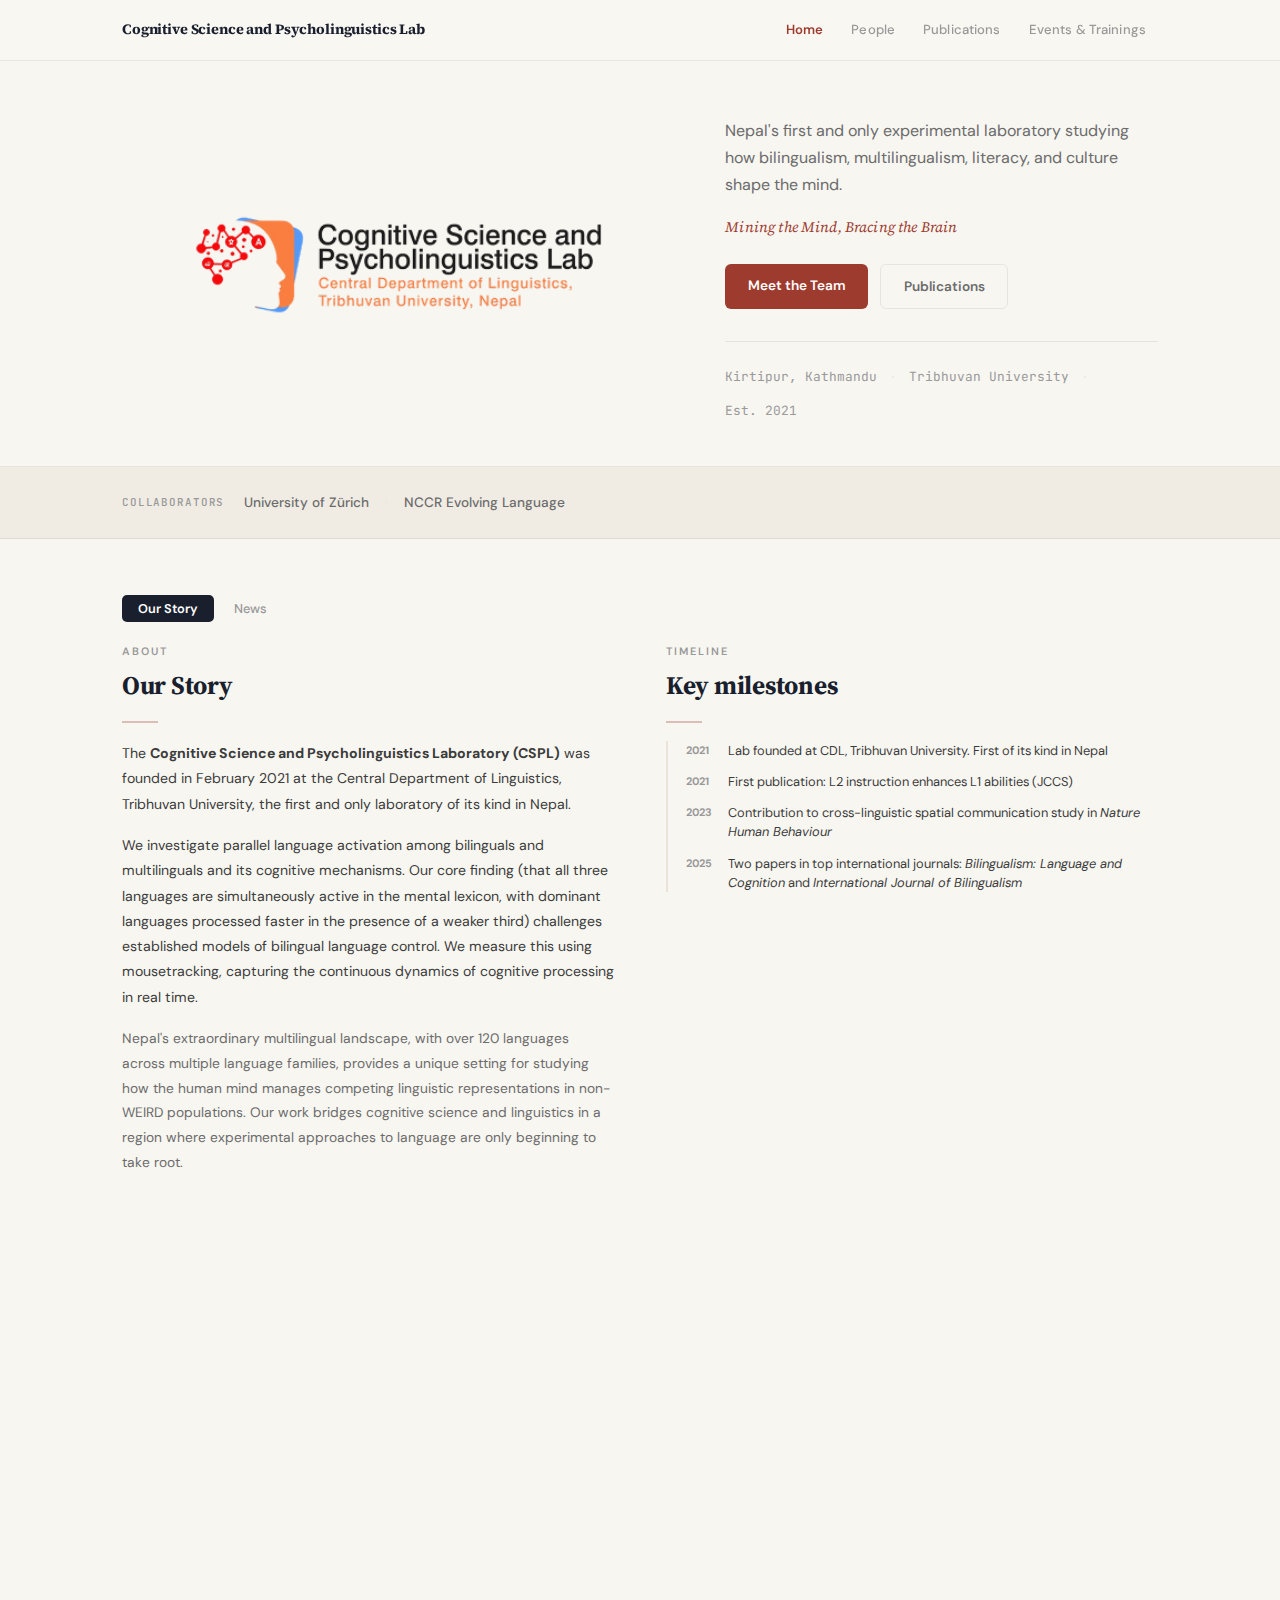
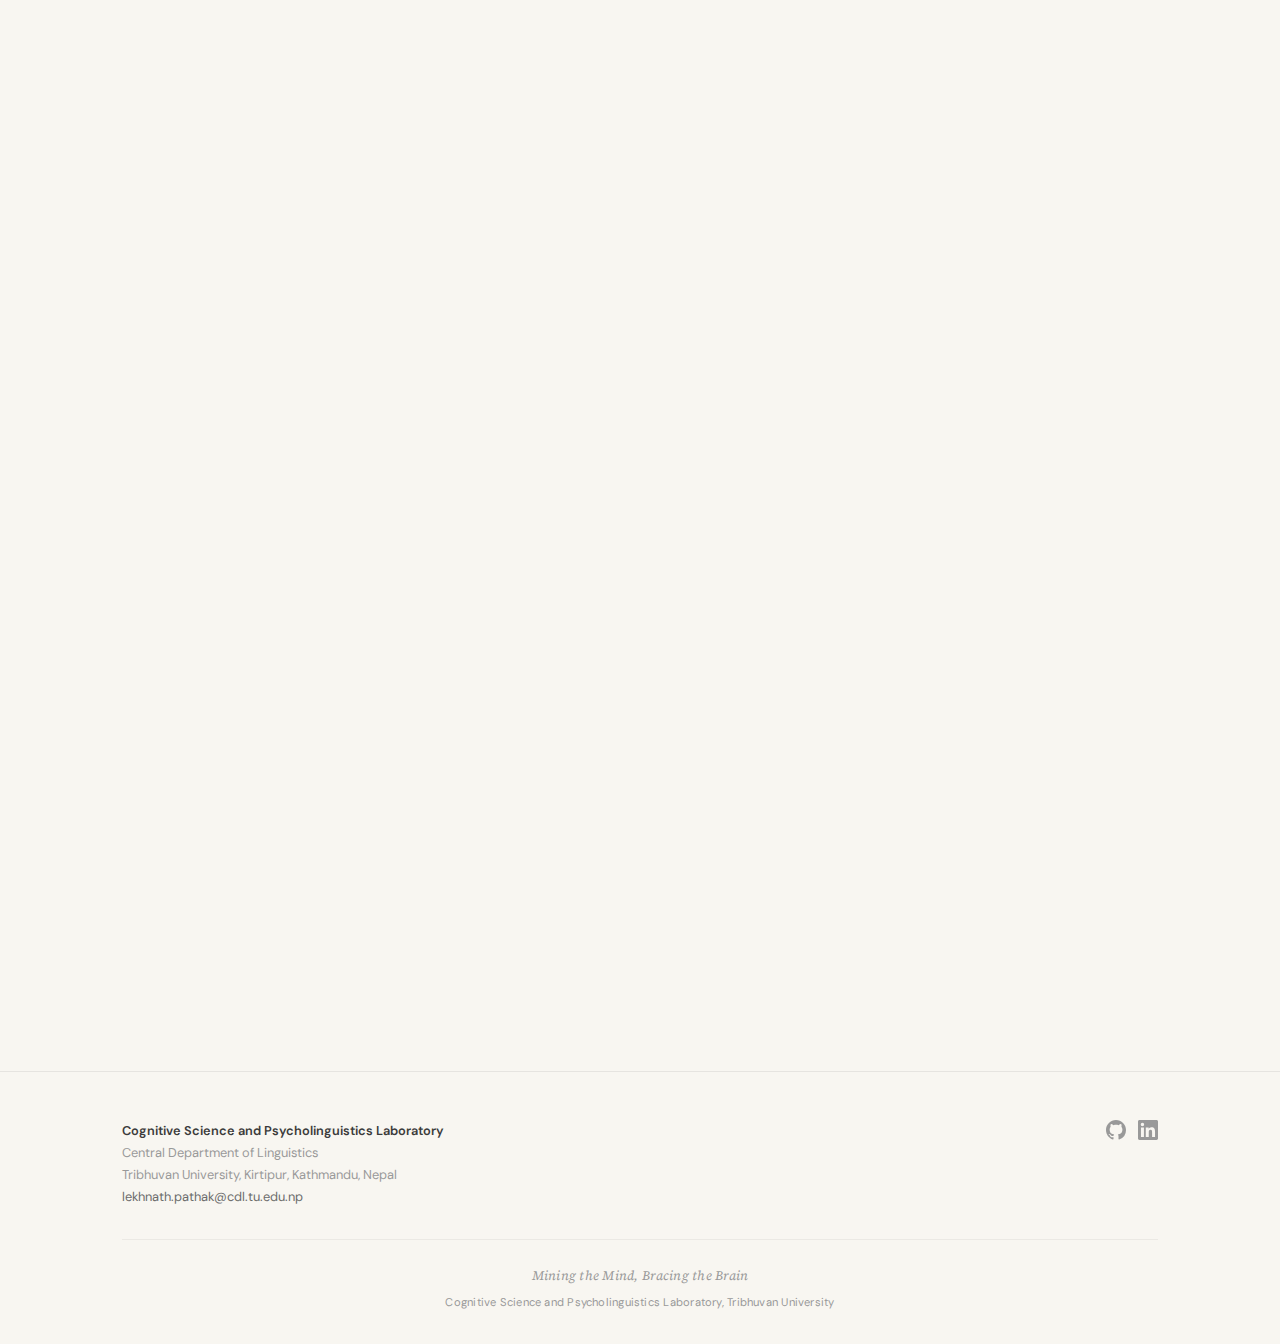
<file: index.html>
<!DOCTYPE html>
<html lang="en">
<head>
  <meta charset="UTF-8">
  <meta name="viewport" content="width=device-width, initial-scale=1.0">
  <meta name="google-site-verification" content="EcJr7jn_s3cpOHxSJC9UKOgChVmPqNXa6IxL1sr8TKM" />
  <title>CSPL | Cognitive Science and Psycholinguistics Lab</title>
  <meta name="description" content="CSPL is Nepal's first cognitive science laboratory, directed by Dr. Lekhnath Sharma Pathak at Tribhuvan University. We investigate bilingual and multilingual cognition, parallel language activation, and psycholinguistics using mousetracking and eye-tracking methods.">
  <meta name="keywords" content="cognitive science Nepal, psycholinguistics lab, CSPL, Tribhuvan University, bilingualism, multilingualism, mousetracking, eye-tracking, Lekhnath Sharma Pathak, Sambit Rimal, parallel language activation, cognitive science Kathmandu, linguistics Nepal">
  <meta property="og:type" content="website">
  <meta property="og:title" content="CSPL | Cognitive Science and Psycholinguistics Lab">
  <meta property="og:description" content="Nepal's first cognitive science laboratory at Tribhuvan University, studying bilingual cognition, parallel language activation, and psycholinguistics.">
  <meta property="og:url" content="https://cogpsychling-lab.github.io/">
  <meta property="og:image" content="https://cogpsychling-lab.github.io/assets/img/cspl-logo.jpeg">
  <meta name="twitter:card" content="summary">
  <link rel="icon" type="image/svg+xml" href="assets/img/cspl-logo.svg">
  <link rel="stylesheet" href="assets/css/style.css">
  <script type="application/ld+json">
  {
    "@context": "https://schema.org",
    "@type": "ResearchOrganization",
    "name": "Cognitive Science and Psycholinguistics Laboratory",
    "alternateName": "CSPL",
    "url": "https://cogpsychling-lab.github.io/",
    "logo": "https://cogpsychling-lab.github.io/assets/img/fulllab_logo-removebg.png",
    "description": "Nepal's first cognitive science laboratory studying bilingual and multilingual cognition, parallel language activation, and psycholinguistics using mousetracking and eye-tracking methods.",
    "slogan": "Mining the Mind, Bracing the Brain",
    "foundingDate": "2021",
    "founder": {
      "@type": "Person",
      "name": "Dr. Lekhnath Sharma Pathak",
      "jobTitle": "Assistant Professor",
      "affiliation": {
        "@type": "EducationalOrganization",
        "name": "Central Department of Linguistics, Tribhuvan University"
      },
      "url": "https://scholar.google.com/citations?user=Aor6eu8AAAAJ&hl=en"
    },
    "member": [
      {
        "@type": "Person",
        "name": "Dr. Karnakhar Khatiwada",
        "jobTitle": "Associate Professor"
      },
      {
        "@type": "Person",
        "name": "Sambit Rimal",
        "jobTitle": "Graduate Student Researcher"
      },
      {
        "@type": "Person",
        "name": "Mohan Gurung",
        "jobTitle": "MPhil-PhD Scholar"
      }
    ],
    "parentOrganization": {
      "@type": "EducationalOrganization",
      "name": "Tribhuvan University",
      "url": "https://tu.edu.np"
    },
    "address": {
      "@type": "PostalAddress",
      "addressLocality": "Kirtipur, Kathmandu",
      "addressCountry": "NP"
    },
    "knowsAbout": [
      "Cognitive Science",
      "Psycholinguistics",
      "Bilingualism",
      "Multilingualism",
      "Mousetracking",
      "Eye-tracking",
      "Parallel Language Activation",
      "Language Acquisition"
    ]
  }
  </script>
</head>
<body>

  <header class="site-header">
    <div class="container">
      <a href="index.html" class="site-brand">Cognitive Science and Psycholinguistics Lab</a>
      <button class="nav-toggle" onclick="document.querySelector('.site-nav').classList.toggle('open')" aria-label="Menu">
        <span></span><span></span><span></span>
      </button>
      <nav class="site-nav">
        <a href="index.html" class="active">Home</a>
        <a href="people.html">People</a>
        <a href="publications.html">Publications</a>
        <a href="workshops.html">Events &amp; Trainings</a>
      </nav>
    </div>
  </header>

  <main>

    <!-- ── Hero ── -->
    <section class="hero">
      <div class="container container--wide">
        <div class="hero-inner">
          <div class="hero-visual">
            <img src="assets/img/fulllab_logo-removebg.png" alt="CSPL Lab Logo" class="hero-logo">
          </div>
          <div class="hero-text">
            <p class="subtitle">
              Nepal's first and only experimental laboratory studying how bilingualism,
              multilingualism, literacy, and culture shape the mind.
            </p>
            <p class="motto">Mining the Mind, Bracing the Brain</p>
            <div class="hero-actions">
              <a href="people.html" class="btn-primary">Meet the Team</a>
              <a href="publications.html" class="btn-ghost">Publications</a>
            </div>
            <div class="hero-meta">
              <span>Kirtipur, Kathmandu</span>
              <span class="sep">·</span>
              <span>Tribhuvan University</span>
              <span class="sep">·</span>
              <span>Est. 2021</span>
            </div>
          </div>
        </div>
      </div>
    </section>

    <!-- ── Collab strip ── -->
    <div class="collab-strip">
      <div class="container container--wide collab-strip-inner">
        <span class="collab-label">Collaborators</span>
        <ul class="collab-list">
          <li><a href="https://www.uzh.ch/en.html" target="_blank" rel="noopener">University of Zürich</a></li>
          <li><a href="https://evolvinglanguage.ch/" target="_blank" rel="noopener">NCCR Evolving Language</a></li>
        </ul>
      </div>
    </div>

    <!-- ── Our Story / News (tabbed) ── -->
    <section class="section fade-in">
      <div class="container container--wide">

        <div class="tab-row">
          <button class="tab-btn active" data-tab="story">Our Story</button>
          <button class="tab-btn" data-tab="news">News</button>
        </div>

        <!-- Our Story panel -->
        <div class="tab-panel" id="tab-story">
          <div class="home-two-col">
            <div>
              <p class="label">About</p>
              <h2>Our Story</h2>
              <div class="rule-accent"></div>
              <p style="font-size:0.88rem;line-height:1.8;color:var(--color-text);margin-bottom:1rem;">
                The <strong>Cognitive Science and Psycholinguistics Laboratory (CSPL)</strong>
                was founded in February 2021 at the Central Department of Linguistics,
                Tribhuvan University, the first and only laboratory of its kind in Nepal.
              </p>
              <p style="font-size:0.88rem;line-height:1.8;color:var(--color-text);margin-bottom:1rem;">
                We investigate parallel language activation among bilinguals and multilinguals
                and its cognitive mechanisms. Our core finding (that all three languages are
                simultaneously active in the mental lexicon, with dominant languages processed
                faster in the presence of a weaker third) challenges established models of
                bilingual language control. We measure this using mousetracking, capturing
                the continuous dynamics of cognitive processing in real time.
              </p>
              <p style="font-size:0.86rem;line-height:1.8;color:var(--color-text-secondary);">
                Nepal's extraordinary multilingual landscape, with over 120 languages across
                multiple language families, provides a unique setting for studying how the
                human mind manages competing linguistic representations in non-WEIRD populations.
                Our work bridges cognitive science and linguistics in a region where experimental
                approaches to language are only beginning to take root.
              </p>
            </div>
            <div>
              <p class="label">Timeline</p>
              <h2>Key milestones</h2>
              <div class="rule-accent"></div>
              <div class="timeline">
                <div class="timeline-item">
                  <span class="timeline-year">2021</span>
                  <span class="timeline-text">Lab founded at CDL, Tribhuvan University. First of its kind in Nepal</span>
                </div>
                <div class="timeline-item">
                  <span class="timeline-year">2021</span>
                  <span class="timeline-text">First publication: L2 instruction enhances L1 abilities (JCCS)</span>
                </div>
                <div class="timeline-item">
                  <span class="timeline-year">2023</span>
                  <span class="timeline-text">Contribution to cross-linguistic spatial communication study in <em>Nature Human Behaviour</em></span>
                </div>
                <div class="timeline-item">
                  <span class="timeline-year">2025</span>
                  <span class="timeline-text">Two papers in top international journals: <em>Bilingualism: Language and Cognition</em> and <em>International Journal of Bilingualism</em></span>
                </div>
              </div>
            </div>
          </div>
        </div>

        <!-- News panel -->
        <div class="tab-panel hidden" id="tab-news">
          <p class="label">Latest</p>
          <h2>News</h2>
          <div class="rule-accent"></div>
          <div class="home-two-col">
            <ul class="news-list">
              <li class="news-item">
                <time class="news-date" datetime="2026-02">Feb 2026</time>
                <span class="news-text">Lab website is live. Welcome to our online home.</span>
              </li>
              <li class="news-item">
                <time class="news-date" datetime="2026-02">Feb 2026</time>
                <span class="news-text">
                  3-day <strong>PsychoPy &amp; EEG Workshop</strong> held with
                  Dr. Laura Giglio (University of Zürich).
                </span>
              </li>
              <li class="news-item">
                <time class="news-date" datetime="2026-01">Jan 2026</time>
                <span class="news-text">
                  <strong>Team Synaptic</strong>, associated with the lab, won the
                  Hult Prize at Kathmandu University for AR/AI-based technology
                  supporting vocabulary acquisition in children with autism.
                </span>
              </li>
            </ul>
            <ul class="news-list">
              <li class="news-item">
                <time class="news-date" datetime="2025-10">Oct 2025</time>
                <span class="news-text">
                  Lab member Sambit Rimal awarded the <strong>CogSci × Gorilla Grant 2025</strong>
                   for trilingual cognitive control research.
                </span>
              </li>
              <li class="news-item">
                <time class="news-date" datetime="2025">2025</time>
                <span class="news-text">
                  <strong>Pathak, Pathak &amp; Mishra</strong> published in the
                  <em>International Journal of Bilingualism</em>, the lab's first
                  international journal publication.
                </span>
              </li>
              <li class="news-item">
                <time class="news-date" datetime="2024">2024</time>
                <span class="news-text">
                  Joint cross-cultural psycholinguistics workshop with
                  University of Zürich / NCCR Evolving Language at Kirtipur.
                </span>
              </li>
            </ul>
          </div>
        </div>

      </div>
    </section>

    <!-- ── Research ── -->
    <section class="section section--research fade-in">
      <div class="container container--wide">
        <p class="label">Research</p>
        <h2>What drives our work</h2>
        <p style="font-size:0.88rem;line-height:1.75;color:var(--color-text-secondary);margin:6px 0 28px;">
          Most of what we know about how the brain handles multiple languages comes from labs in the West, studying Western (WEIRD) populations. We work in a place
          where speaking three or four languages is ordinary life, and ask what that means for the mind.
        </p>
        <div class="research-grid fade-in-children">
          <div class="research-card">
            <svg class="research-icon" width="26" height="26" viewBox="0 0 30 20" fill="none" stroke="currentColor" stroke-width="1.5" stroke-linecap="round" aria-hidden="true">
              <circle cx="10" cy="10" r="8"/>
              <circle cx="20" cy="10" r="8"/>
            </svg>
            <h3>Parallel language activation</h3>
            <p>
              How does the brain manage multiple languages at once? We study
              how bilinguals and trilinguals activate, select, and inhibit
              competing languages during comprehension and production, and
              what that tells us about cognitive control more broadly.
            </p>
          </div>
          <div class="research-card">
            <svg class="research-icon" width="26" height="26" viewBox="0 0 24 24" fill="none" stroke="currentColor" stroke-width="1.5" stroke-linecap="round" stroke-linejoin="round" aria-hidden="true">
              <path d="M2 3h6a4 4 0 0 1 4 4v14a3 3 0 0 0-3-3H2z"/>
              <path d="M22 3h-6a4 4 0 0 0-4 4v14a3 3 0 0 1 3-3h7z"/>
            </svg>
            <h3>Bilingualism, literacy &amp; cognition</h3>
            <p>
              How do bilingualism, biliteracy, and language of instruction
              shape cognitive abilities? We examine the relationship between
              multilingual experience and executive function across different
              populations and educational contexts in Nepal.
            </p>
          </div>
          <div class="research-card">
            <svg class="research-icon" width="26" height="26" viewBox="0 0 24 24" fill="none" stroke="currentColor" stroke-width="1.5" stroke-linecap="round" stroke-linejoin="round" aria-hidden="true">
              <path d="M12 2a9 9 0 1 0 0 18A9 9 0 0 0 12 2z"/>
              <path d="M12 8v4l3 3"/>
              <path d="M3.6 9h16.8M3.6 15h16.8"/>
            </svg>
            <h3>Language acquisition &amp; cross-linguistic cognition</h3>
            <p>
              Does second-language instruction harm the first language? How do
              children acquire language in multilingual Nepal? We have shown that
              L2 instruction can enhance rather than attrite L1 abilities, and
              contributed Nepali data to a 29-language, 34-lab study on spatial
              cognition published in <em>Nature Human Behaviour</em>.
            </p>
          </div>
        </div>

        <!-- ── Methods block ── -->
        <div class="methods-block fade-in">

          <div class="method-panel">
            <div class="method-panel-text">
              <p class="label">Primary paradigm</p>
              <h3>Mousetracking</h3>
              <p>MouseTracker records kinematic action control as participants make mouse-click responses to linguistic and cognitive stimuli, measured in milliseconds. Curvature toward a competitor target directly indexes the degree of parallel language activation, making covert cognitive competition visible in the arc of a cursor.</p>
            </div>
            <div class="method-panel-visual">
              <div class="method-canvas-wrap">
                <div class="method-canvas-caption"> Mouse-tracking  · overlaid trial trajectories</div>
                <canvas id="mt-canvas" aria-hidden="true"></canvas>
                <div class="method-canvas-legend">
                  <span class="mtleg" style="--lc:#C0392B">Error</span>
                  <span class="mtleg" style="--lc:#2C5F8A">Direct</span>
                  <span class="mtleg" style="--lc:#888">Competition-attracted</span>
                </div>
              </div>
            </div>
          </div>

          <div class="method-panel">
            <div class="method-panel-text">
              <p class="label">Complementary Paradigm</p>
              <h3>Eye-tracking</h3>
              <p>Fixation heatmaps reveal where and how long a reader's gaze lingers on each word, exposing the cognitive effort of lexical processing across languages and scripts in real time.</p>
            </div>
            <div class="method-panel-visual">
              <div class="method-canvas-wrap">
                <div class="method-canvas-caption">Reading fixation heatmap · simulated scanpath</div>
                <canvas id="vwp-canvas" aria-hidden="true"></canvas>
                <div class="method-canvas-legend">
                  <span class="mtleg" style="--lc:#D03020">Long fixation</span>
                  <span class="mtleg" style="--lc:#E8A820">Medium</span>
                  <span class="mtleg" style="--lc:#50B848">Short / skipped</span>
                </div>
              </div>
            </div>
          </div>

        </div>

      </div>
    </section>

  </main>

  <footer class="site-footer">
    <div class="container">
      <div class="footer-content">
        <div class="footer-address">
          <strong>Cognitive Science and Psycholinguistics Laboratory</strong><br>
          Central Department of Linguistics<br>
          Tribhuvan University, Kirtipur, Kathmandu, Nepal<br>
          <a href="mailto:lekhnath.pathak@cdl.tu.edu.np">lekhnath.pathak@cdl.tu.edu.np</a>
        </div>
        <div class="footer-links">
          <a href="https://github.com/cogpsychling-lab" target="_blank" rel="noopener" aria-label="GitHub">
            <svg width="20" height="20" viewBox="0 0 24 24" fill="currentColor"><path d="M12 0C5.37 0 0 5.37 0 12c0 5.31 3.435 9.795 8.205 11.385.6.105.825-.255.825-.57 0-.285-.015-1.23-.015-2.235-3.015.555-3.795-.735-4.035-1.41-.135-.345-.72-1.41-1.23-1.695-.42-.225-1.02-.78-.015-.795.945-.015 1.62.87 1.845 1.23 1.08 1.815 2.805 1.305 3.495.99.105-.78.42-1.305.765-1.605-2.67-.3-5.46-1.335-5.46-5.925 0-1.305.465-2.385 1.23-3.225-.12-.3-.54-1.53.12-3.18 0 0 1.005-.315 3.3 1.23.96-.27 1.98-.405 3-.405s2.04.135 3 .405c2.295-1.56 3.3-1.23 3.3-1.23.66 1.65.24 2.88.12 3.18.765.84 1.23 1.905 1.23 3.225 0 4.605-2.805 5.625-5.475 5.925.435.375.81 1.095.81 2.22 0 1.605-.015 2.895-.015 3.3 0 .315.225.69.825.57A12.02 12.02 0 0024 12c0-6.63-5.37-12-12-12z"/></svg>
          </a>
          <a href="https://www.linkedin.com/company/cognitive-science-and-psycholinguistics-lab-tu/" target="_blank" rel="noopener" aria-label="LinkedIn">
            <svg width="20" height="20" viewBox="0 0 24 24" fill="currentColor"><path d="M20.447 20.452h-3.554v-5.569c0-1.328-.027-3.037-1.852-3.037-1.853 0-2.136 1.445-2.136 2.939v5.667H9.351V9h3.414v1.561h.046c.477-.9 1.637-1.85 3.37-1.85 3.601 0 4.267 2.37 4.267 5.455v6.286zM5.337 7.433a2.062 2.062 0 01-2.063-2.065 2.064 2.064 0 112.063 2.065zm1.782 13.019H3.555V9h3.564v11.452zM22.225 0H1.771C.792 0 0 .774 0 1.729v20.542C0 23.227.792 24 1.771 24h20.451C23.2 24 24 23.227 24 22.271V1.729C24 .774 23.2 0 22.222 0h.003z"/></svg>
          </a>
        </div>
      </div>
      <div class="footer-bottom">
        <div class="footer-motto">Mining the Mind, Bracing the Brain</div>
        Cognitive Science and Psycholinguistics Laboratory, Tribhuvan University
      </div>
    </div>
  </footer>

  <script>
    /* ── Scroll animations ── */
    document.addEventListener('DOMContentLoaded', () => {
      const observer = new IntersectionObserver((entries) => {
        entries.forEach(entry => {
          if (entry.isIntersecting) entry.target.classList.add('visible');
        });
      }, { threshold: 0.1 });
      document.querySelectorAll('.fade-in, .fade-in-children').forEach(el => observer.observe(el));
    });

    /* ── Tab switching (Our Story / News) ── */
    document.querySelectorAll('.tab-btn').forEach(btn => {
      btn.addEventListener('click', () => {
        document.querySelectorAll('.tab-btn').forEach(b => b.classList.remove('active'));
        document.querySelectorAll('.tab-panel').forEach(p => p.classList.add('hidden'));
        btn.classList.add('active');
        document.getElementById('tab-' + btn.dataset.tab).classList.remove('hidden');
      });
    });

    /* ── Mousetracking canvas — bezier overlaid trajectories ── */
    (function () {
      const canvas = document.getElementById('mt-canvas');
      if (!canvas) return;
      const ctx = canvas.getContext('2d');
      const dpr = Math.min(window.devicePixelRatio || 1, 2);

      /* landscape screen-like proportions */
      const W0 = 420, H0 = 240;
      const BW = 90, BH = 30;
      const TL = [76,  28];  /* top-left  — competitor */
      const TR = [344, 28];  /* top-right — target     */
      const S  = [210, 202]; /* bottom-center — start  */
      const N = 90;

      /* deterministic RNG for reproducible per-trail jitter */
      function mkRng(seed) {
        let s = seed | 0 || 1;
        return function () { s = (s * 16807) % 2147483647; return (s - 1) / 2147483646; };
      }

      function bezPt(t, p0, p1, p2, p3) {
        const u = 1 - t;
        return {
          x: u*u*u*p0[0] + 3*u*u*t*p1[0] + 3*u*t*t*p2[0] + t*t*t*p3[0],
          y: u*u*u*p0[1] + 3*u*u*t*p1[1] + 3*u*t*t*p2[1] + t*t*t*p3[1],
        };
      }

      /* generate trajectory with optional per-point jitter */
      function gen(p1, p2, dest, jit, seed) {
        const rng = mkRng(seed || 7);
        const pts = [];
        for (let i = 0; i <= N; i++) {
          const pt = bezPt(i / N, S, p1, p2, dest);
          /* jitter tapers to zero at start & end so endpoints stay anchored */
          const fade = Math.sin(Math.PI * i / N);
          const j = (jit || 0) * fade;
          pt.x += (rng() - 0.5) * j;
          pt.y += (rng() - 0.5) * j * 0.6;
          pts.push(pt);
        }
        return pts;
      }

      const trails = [
        /* Red — error: cursor went to competitor and stayed */
        { pts: gen([100, 150], [68, 88],  TL, 2, 11), color: '#C0392B', lw: 1.5, op: 0.82 },
        { pts: gen([118, 156], [74, 82],  TL, 3, 23), color: '#C0392B', lw: 1.3, op: 0.62 },

        /* Blue — direct to target: minimal competition */
        { pts: gen([248, 155], [330, 90], TR, 2, 35), color: '#2C5F8A', lw: 1.5, op: 0.82 },
        { pts: gen([240, 148], [322, 84], TR, 2, 47), color: '#2C5F8A', lw: 1.3, op: 0.62 },
        { pts: gen([234, 162], [318, 96], TR, 3, 59), color: '#2C5F8A', lw: 1.2, op: 0.50 },

        /* Gray — competition-attracted: graded pull toward competitor, then
           correction to target. This fan is the signature of parallel
           activation — continuous cognitive competition made visible. */
        { pts: gen([5,   108], [205, 42], TR, 3, 61),  color: '#8A8A8A', lw: 1.15, op: 0.58 },
        { pts: gen([22,  114], [214, 44], TR, 3, 73),  color: '#8A8A8A', lw: 1.1,  op: 0.56 },
        { pts: gen([42,  118], [224, 48], TR, 2, 85),  color: '#8A8A8A', lw: 1.1,  op: 0.53 },
        { pts: gen([62,  122], [234, 52], TR, 3, 97),  color: '#8A8A8A', lw: 1.05, op: 0.50 },
        { pts: gen([82,  128], [244, 56], TR, 2, 109), color: '#8A8A8A', lw: 1.05, op: 0.47 },
        { pts: gen([102, 132], [254, 60], TR, 3, 121), color: '#8A8A8A', lw: 1.0,  op: 0.44 },
        { pts: gen([122, 136], [264, 64], TR, 2, 133), color: '#8A8A8A', lw: 1.0,  op: 0.42 },
        { pts: gen([140, 138], [274, 66], TR, 3, 145), color: '#8A8A8A', lw: 1.0,  op: 0.40 },
        { pts: gen([156, 142], [284, 70], TR, 2, 157), color: '#8A8A8A', lw: 0.95, op: 0.38 },
        { pts: gen([170, 146], [294, 74], TR, 2, 169), color: '#8A8A8A', lw: 0.95, op: 0.35 },
      ];

      function drawBox(cx, cy, label) {
        ctx.strokeStyle = 'rgba(0,0,0,0.6)';
        ctx.fillStyle   = 'rgba(255,255,255,0.88)';
        ctx.lineWidth   = 1;
        ctx.beginPath();
        ctx.roundRect(cx - BW/2, cy - BH/2, BW, BH, 5);
        ctx.fill(); ctx.stroke();
        ctx.textAlign = 'center'; ctx.textBaseline = 'middle';
        ctx.fillStyle = 'rgba(0,0,0,0.75)';
        ctx.font = '600 8.5px "DM Sans", system-ui, sans-serif';
        ctx.fillText(label, cx, cy);
      }

      function setSize() {
        const wW = canvas.parentElement ? canvas.parentElement.clientWidth : W0;
        const W = Math.min(W0, wW > 0 ? wW : W0);
        const H = Math.round(W * H0 / W0);
        canvas.width = W * dpr; canvas.height = H * dpr;
        canvas.style.width = W + 'px'; canvas.style.height = H + 'px';
        ctx.setTransform(dpr * W / W0, 0, 0, dpr * W / W0, 0, 0);
      }

      let p = 0;
      function draw() {
        ctx.clearRect(0, 0, W0, H0);

        /* outer border */
        ctx.strokeStyle = 'rgba(0,0,0,0.09)';
        ctx.lineWidth = 1;
        ctx.strokeRect(6, 6, W0-12, H0-12);

        /* trails */
        const mx = Math.floor(Math.min(p, 1) * N) + 1;
        trails.forEach(tr => {
          const sl = tr.pts.slice(0, mx);
          if (sl.length < 2) return;
          ctx.save();
          ctx.globalAlpha = tr.op;
          ctx.strokeStyle = tr.color;
          ctx.lineWidth   = tr.lw;
          ctx.lineCap = 'round'; ctx.lineJoin = 'round';
          ctx.beginPath();
          ctx.moveTo(sl[0].x, sl[0].y);
          for (let i = 1; i < sl.length; i++) ctx.lineTo(sl[i].x, sl[i].y);
          ctx.stroke();
          /* cursor dot at leading edge */
          if (p < 1) {
            const tip = sl[sl.length - 1];
            ctx.beginPath();
            ctx.arc(tip.x, tip.y, 2, 0, Math.PI * 2);
            ctx.fillStyle = tr.color;
            ctx.fill();
          }
          ctx.restore();
        });

        /* boxes on top of trails */
        drawBox(TL[0], TL[1], 'Competitor');
        drawBox(TR[0], TR[1], 'Target');
        drawBox(S[0],  S[1],  'Start');

        p += 0.008;
        if (p > 1.35) p = 0;
        requestAnimationFrame(draw);
      }

      setSize();
      window.addEventListener('resize', setSize);
      draw();
    }());

    /* ── Eye-tracking reading heatmap canvas ── */
    (function () {
      const canvas = document.getElementById('vwp-canvas');
      if (!canvas) return;
      const ctx = canvas.getContext('2d');
      const dpr = Math.min(window.devicePixelRatio || 1, 2);

      const W0 = 420, H0 = 220;
      const FONT = '600 18px "Source Serif 4", "Georgia", serif';
      const TEXT_Y = H0 / 2 + 4;

      /* Words with fixation properties.
         dur: relative fixation duration (0–1), drives heatmap radius & color.
         Content words → longer fixations; function words → short/skipped;
         novel/complex word (CogSciLing) → longest fixation. */
      const words = [
        { w: 'Welcome',     dur: 0.55 },
        { w: 'to',          dur: 0.12 },
        { w: 'CogSciLing',  dur: 0.95 },
        { w: 'Lab',         dur: 0.40 },
        { w: 'Website',     dur: 0.50 },
      ];

      /* Pre-measure word positions (run once after font loads) */
      let positions = [];   /* { x, y, wordW } per word */
      function measure() {
        ctx.font = FONT;
        const gap = 9;
        const allW = words.reduce((s, w) => s + ctx.measureText(w.w).width, 0) + gap * (words.length - 1);
        let cx = (W0 - allW) / 2;
        positions = words.map(w => {
          const ww = ctx.measureText(w.w).width;
          const pos = { x: cx + ww / 2, y: TEXT_Y, wordW: ww };
          cx += ww + gap;
          return pos;
        });
      }

      /* Heatmap color: green (short) → yellow (medium) → red (long) */
      function heatColor(dur) {
        if (dur < 0.35) return { r: 80,  g: 184, b: 72  };  /* green  */
        if (dur < 0.65) return { r: 232, g: 168, b: 32  };  /* yellow */
        return                  { r: 208, g: 48,  b: 32  };  /* red    */
      }

      function drawHeatBlob(x, y, dur, alpha) {
        const r = 12 + dur * 26;   /* radius scales with fixation duration */
        const c = heatColor(dur);
        const grad = ctx.createRadialGradient(x, y, 0, x, y, r);
        grad.addColorStop(0,   'rgba(' + c.r + ',' + c.g + ',' + c.b + ',' + (0.55 * alpha) + ')');
        grad.addColorStop(0.5, 'rgba(' + c.r + ',' + c.g + ',' + c.b + ',' + (0.25 * alpha) + ')');
        grad.addColorStop(1,   'rgba(' + c.r + ',' + c.g + ',' + c.b + ',0)');
        ctx.fillStyle = grad;
        ctx.beginPath();
        ctx.arc(x, y, r, 0, Math.PI * 2);
        ctx.fill();
      }

      /* Animation: each fixation takes ~0.14 of total progress;
         they overlap slightly to feel like natural saccade timing. */
      const FIX_DUR = 0.14;
      const FIX_GAP = 0.12;
      const TOTAL = FIX_GAP * (words.length - 1) + FIX_DUR;  /* ≈ 0.62 */

      let progress = 0;

      function draw() {
        ctx.clearRect(0, 0, W0, H0);

        /* outer border */
        ctx.strokeStyle = 'rgba(0,0,0,0.09)';
        ctx.lineWidth = 1;
        ctx.strokeRect(6, 6, W0 - 12, H0 - 12);

        /* draw text */
        ctx.font = FONT;
        ctx.fillStyle = 'rgba(0,0,0,0.72)';
        ctx.textAlign = 'center';
        ctx.textBaseline = 'middle';
        words.forEach((w, i) => {
          ctx.fillText(w.w, positions[i].x, positions[i].y);
        });

        /* draw heatmap blobs & saccade path */
        const p = Math.min(progress, 1);
        let prevFix = null;

        words.forEach((w, i) => {
          const fixStart = i * FIX_GAP;
          const fixEnd   = fixStart + FIX_DUR;
          if (p <= fixStart) return;

          /* fade-in during this fixation's window */
          const local = Math.min((p - fixStart) / FIX_DUR, 1);
          const alpha = Math.min(local * 1.6, 1);  /* ramp up quickly */

          const pos = positions[i];
          drawHeatBlob(pos.x, pos.y, w.dur, alpha);

          /* saccade line from previous fixation */
          if (prevFix) {
            ctx.save();
            ctx.globalAlpha = 0.18;
            ctx.strokeStyle = '#555';
            ctx.lineWidth = 0.8;
            ctx.setLineDash([2, 2]);
            ctx.beginPath();
            ctx.moveTo(prevFix.x, prevFix.y);
            ctx.lineTo(pos.x, pos.y);
            ctx.stroke();
            ctx.setLineDash([]);
            ctx.restore();
          }

          /* small fixation dot */
          ctx.save();
          ctx.globalAlpha = alpha * 0.7;
          ctx.fillStyle = '#333';
          ctx.beginPath();
          ctx.arc(pos.x, pos.y - 1, 1.5, 0, Math.PI * 2);
          ctx.fill();
          ctx.restore();

          prevFix = pos;
        });

        progress += 0.005;
        if (progress > 1.5) progress = 0;
        requestAnimationFrame(draw);
      }

      function setSize() {
        const wW = canvas.parentElement ? canvas.parentElement.clientWidth : W0;
        const W = Math.min(W0, wW > 0 ? wW : W0);
        const H = Math.round(W * H0 / W0);
        canvas.width = W * dpr; canvas.height = H * dpr;
        canvas.style.width = W + 'px'; canvas.style.height = H + 'px';
        ctx.setTransform(dpr * W / W0, 0, 0, dpr * W / W0, 0, 0);
        measure();
      }

      setSize();
      window.addEventListener('resize', setSize);
      draw();
    }());
  </script>

</body>
</html>
</file>
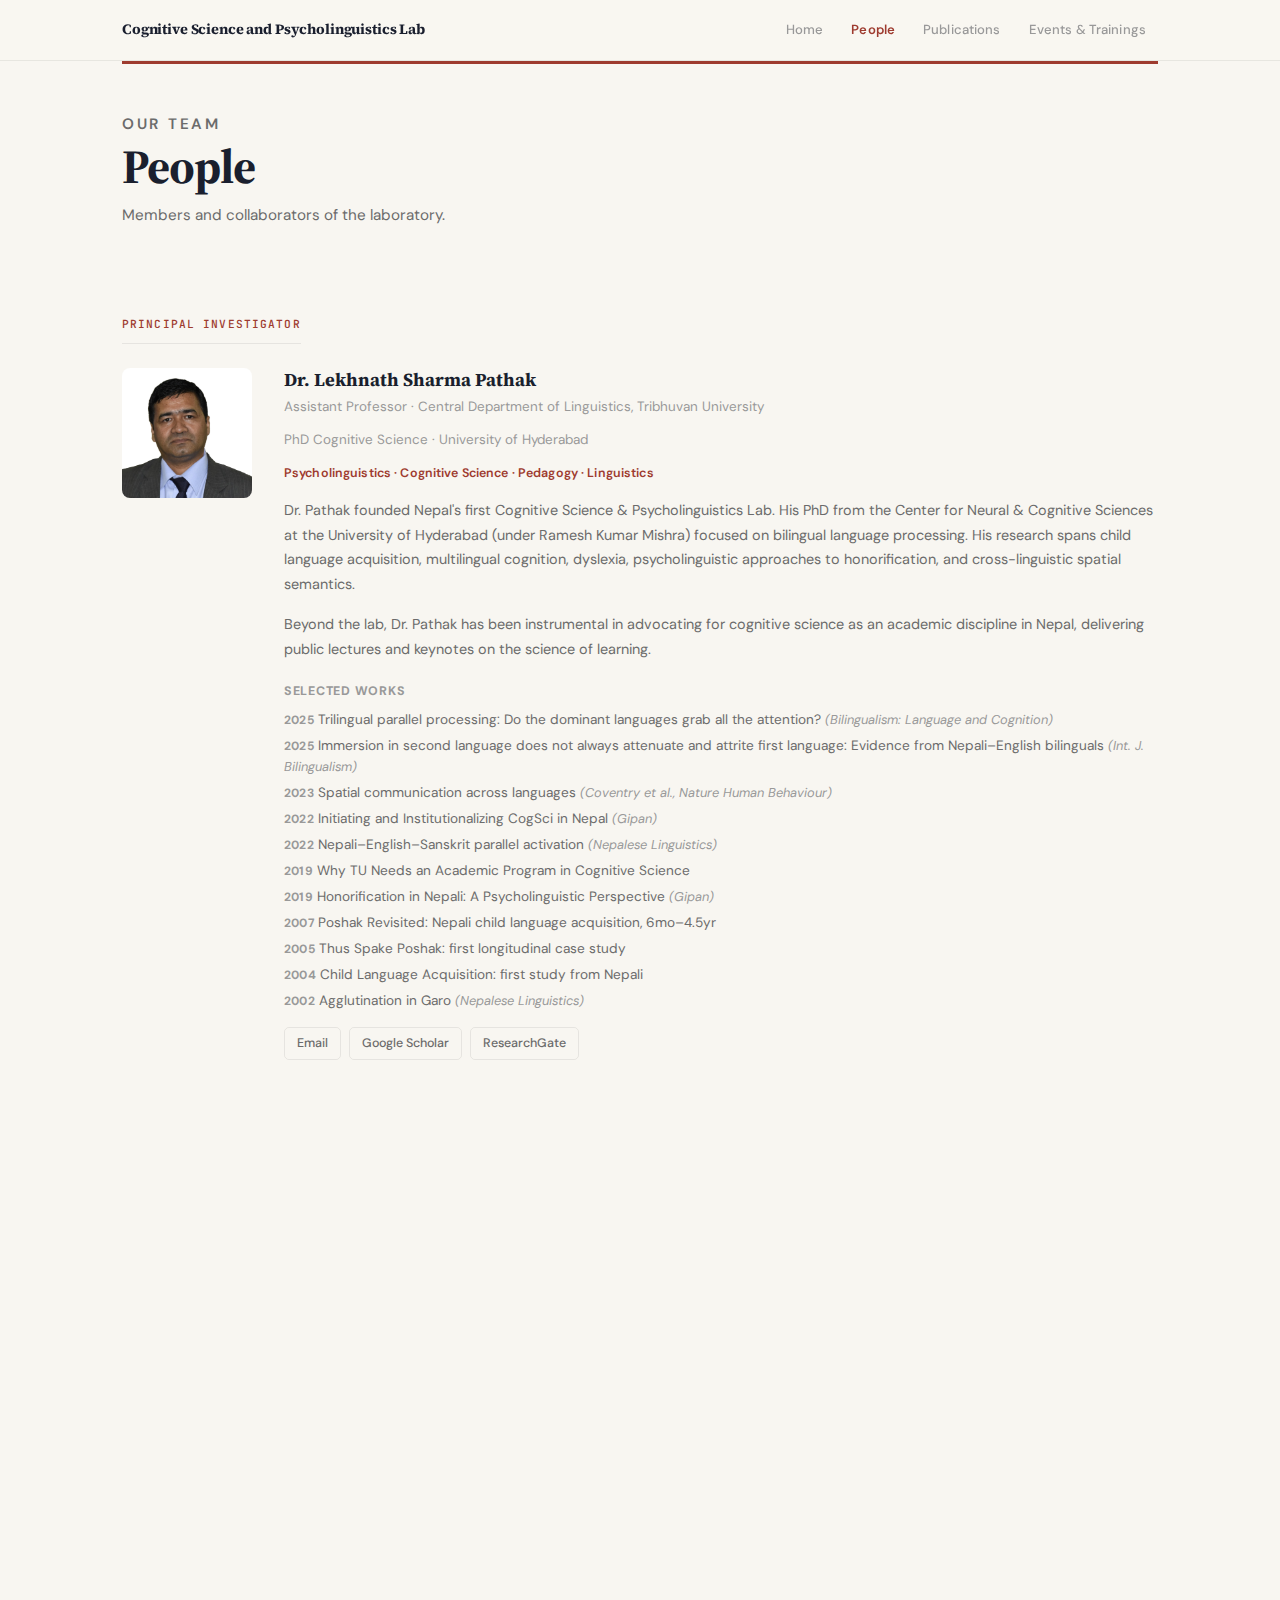
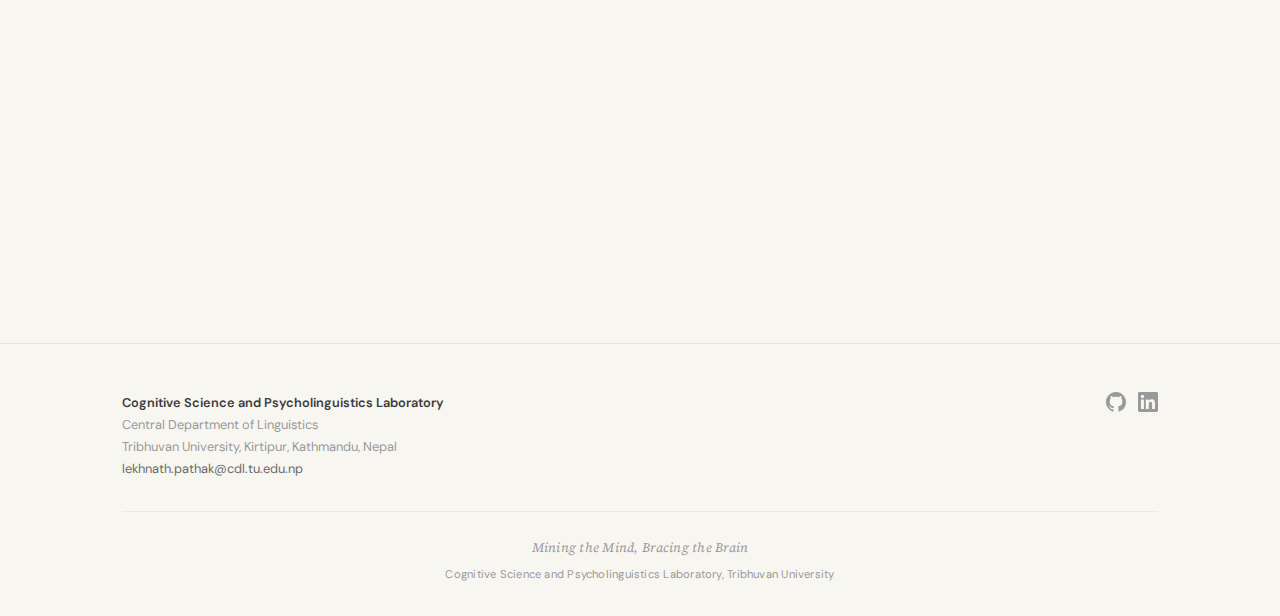
<file: people.html>
<!DOCTYPE html>
<html lang="en">
<head>
  <meta charset="UTF-8">
  <meta name="viewport" content="width=device-width, initial-scale=1.0">
  <title>People | CSPL</title>
  <meta name="description" content="Meet the team at CSPL — Dr. Lekhnath Sharma Pathak (PI), Dr. Karnakhar Khatiwada, Sambit Rimal, Mohan Gurung, and collaborators researching cognitive science and psycholinguistics at Tribhuvan University, Nepal.">
  <meta name="keywords" content="Lekhnath Sharma Pathak, Sambit Rimal, Mohan Gurung, Karnakhar Khatiwada, CSPL team, cognitive science researchers Nepal, psycholinguistics Tribhuvan University, bilingualism researchers">
  <meta property="og:type" content="website">
  <meta property="og:title" content="People | CSPL">
  <meta property="og:description" content="Researchers and collaborators at Nepal's Cognitive Science and Psycholinguistics Laboratory, Tribhuvan University.">
  <meta property="og:url" content="https://cogpsychling-lab.github.io/people.html">
  <meta property="og:image" content="https://cogpsychling-lab.github.io/assets/img/cspl-logo.jpeg">
  <meta name="twitter:card" content="summary">
  <link rel="icon" type="image/svg+xml" href="assets/img/cspl-logo.svg">
  <link rel="stylesheet" href="assets/css/style.css">
  <script type="application/ld+json">
  {
    "@context": "https://schema.org",
    "@type": "WebPage",
    "name": "People — CSPL",
    "url": "https://cogpsychling-lab.github.io/people.html",
    "description": "Researchers and collaborators at the Cognitive Science and Psycholinguistics Laboratory, Tribhuvan University.",
    "isPartOf": { "@type": "WebSite", "name": "CSPL", "url": "https://cogpsychling-lab.github.io/" },
    "breadcrumb": {
      "@type": "BreadcrumbList",
      "itemListElement": [
        { "@type": "ListItem", "position": 1, "name": "Home", "item": "https://cogpsychling-lab.github.io/" },
        { "@type": "ListItem", "position": 2, "name": "People", "item": "https://cogpsychling-lab.github.io/people.html" }
      ]
    }
  }
  </script>
</head>
<body>

  <header class="site-header">
    <div class="container">
      <a href="index.html" class="site-brand">Cognitive Science and Psycholinguistics Lab</a>
      <button class="nav-toggle" onclick="document.querySelector('.site-nav').classList.toggle('open')" aria-label="Menu">
        <span></span><span></span><span></span>
      </button>
      <nav class="site-nav">
        <a href="index.html">Home</a>
        <a href="people.html" class="active">People</a>
        <a href="publications.html">Publications</a>
        <a href="workshops.html">Events &amp; Trainings</a>
      </nav>
    </div>
  </header>

  <main>
    <div class="container container--wide">
      <div class="page-header">
        <p class="label">Our Team</p>
        <h1>People</h1>
        <p>Members and collaborators of the laboratory.</p>
      </div>

      <section class="section fade-in">
        <span class="people-section-title">Principal Investigator</span>
        <div class="pi-card">
          <img src="assets/img/people/lekhnath-pathak.png" alt="Dr. Lekhnath Sharma Pathak">
          <div>
            <h3>Dr. Lekhnath Sharma Pathak</h3>
            <p class="role">Assistant Professor · Central Department of Linguistics, Tribhuvan University</p>
            <p class="role">PhD Cognitive Science · University of Hyderabad</p>
            <p class="pi-tags">Psycholinguistics · Cognitive Science · Pedagogy · Linguistics</p>
            <p class="bio">
              Dr. Pathak founded Nepal's first Cognitive Science &amp; Psycholinguistics Lab. His PhD from the Center for Neural &amp; Cognitive Sciences at the University of Hyderabad (under Ramesh Kumar Mishra) focused on bilingual language processing. His research spans child language acquisition, multilingual cognition, dyslexia, psycholinguistic approaches to honorification, and cross-linguistic spatial semantics.
            </p>
            <p class="bio">
              Beyond the lab, Dr. Pathak has been instrumental in advocating for cognitive science as an academic discipline in Nepal, delivering public lectures and keynotes on the science of learning.
            </p>
            <div class="pi-works">
              <p class="pi-works-heading">Selected Works</p>
              <ul class="pi-works-list">
                <li><span class="pub-year">2025</span> Trilingual parallel processing: Do the dominant languages grab all the attention? <span class="pub-venue">(Bilingualism: Language and Cognition)</span></li>
                <li><span class="pub-year">2025</span> Immersion in second language does not always attenuate and attrite first language: Evidence from Nepali–English bilinguals <span class="pub-venue">(Int. J. Bilingualism)</span></li>
                <li><span class="pub-year">2023</span> Spatial communication across languages <span class="pub-venue">(Coventry et al., Nature Human Behaviour)</span></li>
                <li><span class="pub-year">2022</span> Initiating and Institutionalizing CogSci in Nepal <span class="pub-venue">(Gipan)</span></li>
                <li><span class="pub-year">2022</span> Nepali–English–Sanskrit parallel activation <span class="pub-venue">(Nepalese Linguistics)</span></li>
                <li><span class="pub-year">2019</span> Why TU Needs an Academic Program in Cognitive Science</li>
                <li><span class="pub-year">2019</span> Honorification in Nepali: A Psycholinguistic Perspective <span class="pub-venue">(Gipan)</span></li>
                <li><span class="pub-year">2007</span> Poshak Revisited: Nepali child language acquisition, 6mo–4.5yr</li>
                <li><span class="pub-year">2005</span> Thus Spake Poshak: first longitudinal case study</li>
                <li><span class="pub-year">2004</span> Child Language Acquisition: first study from Nepali</li>
                <li><span class="pub-year">2002</span> Agglutination in Garo <span class="pub-venue">(Nepalese Linguistics)</span></li>
              </ul>
            </div>
            <div class="links">
              <a href="mailto:lekhnath.pathak@cdl.tu.edu.np">Email</a>
              <a href="https://scholar.google.com/citations?user=Aor6eu8AAAAJ&hl=en">Google Scholar</a>
              <a href="https://www.researchgate.net/profile/Lekhnath-Pathak">ResearchGate</a>
            </div>
          </div>
        </div>
      </section>

      <section class="section fade-in">
        <span class="people-section-title">Faculty</span>
        <div class="pi-card">
          <img src="assets/img/people/karnakhar-khatiwada.jpeg" alt="Dr. Karnakhar Khatiwada">
          <div>
            <h3>Dr. Karnakhar Khatiwada</h3>
            <p class="role">Associate Professor &amp; Head · Central Department of Linguistics, Tribhuvan University</p>
            <p class="bio">
              Collaborating faculty member of the CSPL.
            </p>
            <div class="links">
              <a href="https://scholar.google.com/citations?user=B2w9UUQAAAAJ&hl=hi">Google Scholar</a>
            </div>
          </div>
        </div>
      </section>

      <section class="section fade-in">
        <span class="people-section-title">Researchers</span>
        <div class="researchers-network">

          <div class="researcher-node" style="transform:translateY(3.5rem)">
            <img src="assets/img/people/mohan-gurung.jpg" alt="Mohan Gurung">
            <h3>Mohan Gurung</h3>
            <p class="role">MPhil-PhD Scholar<br>Central Dept. of Linguistics, TU</p>
            <p class="bio">Child Language Acquisition in Gurung Language</p>
          </div>

          <div class="researcher-node" style="transform:translateY(0)">
            <img src="assets/img/people/sambit.jpg" alt="Sambit Rimal">
            <h3>Sambit Rimal</h3>
            <p class="role">Graduate Student Researcher<br>Central Dept. of Linguistics, TU</p>
            <p class="bio">Trilingual cognitive control using mousetracking and eyetracing</p>
          </div>

          <div class="researcher-node" style="transform:translateY(3rem)">
            <img src="assets/img/people/sabita-rijal.jpeg" alt="Sabita Rijal">
            <h3>Sabita Rijal</h3>
            <p class="role">Research Assistant<br>Central Dept. of Linguistics</p>
          </div>

          <div class="researcher-node" style="transform:translateY(0.5rem)">
            <img src="assets/img/people/aarya-pathak.png" alt="Aarya Pathak">
            <h3>Aarya Pathak</h3>
            <p class="role">Computer Science Undergrad<br>Kathmandu University</p>
          </div>

        </div>
      </section>

    </div>
  </main>

  <footer class="site-footer">
    <div class="container">
      <div class="footer-content">
        <div class="footer-address">
          <strong>Cognitive Science and Psycholinguistics Laboratory</strong><br>
          Central Department of Linguistics<br>
          Tribhuvan University, Kirtipur, Kathmandu, Nepal<br>
          <a href="mailto:lekhnath.pathak@cdl.tu.edu.np">lekhnath.pathak@cdl.tu.edu.np</a>
        </div>
        <div class="footer-links">
          <a href="https://github.com/cogpsychling-lab" target="_blank" rel="noopener" aria-label="GitHub">
            <svg width="20" height="20" viewBox="0 0 24 24" fill="currentColor"><path d="M12 0C5.37 0 0 5.37 0 12c0 5.31 3.435 9.795 8.205 11.385.6.105.825-.255.825-.57 0-.285-.015-1.23-.015-2.235-3.015.555-3.795-.735-4.035-1.41-.135-.345-.72-1.41-1.23-1.695-.42-.225-1.02-.78-.015-.795.945-.015 1.62.87 1.845 1.23 1.08 1.815 2.805 1.305 3.495.99.105-.78.42-1.305.765-1.605-2.67-.3-5.46-1.335-5.46-5.925 0-1.305.465-2.385 1.23-3.225-.12-.3-.54-1.53.12-3.18 0 0 1.005-.315 3.3 1.23.96-.27 1.98-.405 3-.405s2.04.135 3 .405c2.295-1.56 3.3-1.23 3.3-1.23.66 1.65.24 2.88.12 3.18.765.84 1.23 1.905 1.23 3.225 0 4.605-2.805 5.625-5.475 5.925.435.375.81 1.095.81 2.22 0 1.605-.015 2.895-.015 3.3 0 .315.225.69.825.57A12.02 12.02 0 0024 12c0-6.63-5.37-12-12-12z"/></svg>
          </a>
          <a href="https://www.linkedin.com/company/cognitive-science-and-psycholinguistics-lab-tu/" target="_blank" rel="noopener" aria-label="LinkedIn">
            <svg width="20" height="20" viewBox="0 0 24 24" fill="currentColor"><path d="M20.447 20.452h-3.554v-5.569c0-1.328-.027-3.037-1.852-3.037-1.853 0-2.136 1.445-2.136 2.939v5.667H9.351V9h3.414v1.561h.046c.477-.9 1.637-1.85 3.37-1.85 3.601 0 4.267 2.37 4.267 5.455v6.286zM5.337 7.433a2.062 2.062 0 01-2.063-2.065 2.064 2.064 0 112.063 2.065zm1.782 13.019H3.555V9h3.564v11.452zM22.225 0H1.771C.792 0 0 .774 0 1.729v20.542C0 23.227.792 24 1.771 24h20.451C23.2 24 24 23.227 24 22.271V1.729C24 .774 23.2 0 22.222 0h.003z"/></svg>
          </a>
        </div>
      </div>
      <div class="footer-bottom">
        <div class="footer-motto">Mining the Mind, Bracing the Brain</div>
        Cognitive Science and Psycholinguistics Laboratory, Tribhuvan University
      </div>
    </div>
  </footer>

  <script>
    document.addEventListener('DOMContentLoaded', () => {
      const observer = new IntersectionObserver((entries) => {
        entries.forEach(entry => {
          if (entry.isIntersecting) {
            entry.target.classList.add('visible');
          }
        });
      }, { threshold: 0.1 });

      document.querySelectorAll('.fade-in').forEach(el => observer.observe(el));

      function drawResearcherLines() {
        const network = document.querySelector('.researchers-network');
        if (!network) return;
        const existing = network.querySelector('.researchers-svg');
        if (existing) existing.remove();

        if (window.innerWidth <= 768) return;

        const nodes = network.querySelectorAll('.researcher-node');
        if (nodes.length < 2) return;

        const svg = document.createElementNS('http://www.w3.org/2000/svg', 'svg');
        svg.classList.add('researchers-svg');

        const cr = network.getBoundingClientRect();

        // Gather image geometry
        const nodeData = Array.from(nodes).map(node => {
          const img = node.querySelector('img');
          const r = img.getBoundingClientRect();
          const cx = r.left - cr.left + r.width / 2;
          const cy = r.top  - cr.top  + r.height / 2;
          return { x: cx, yCenter: cy, yTop: cy - r.height / 2, yBottom: cy + r.height / 2 };
        });

        // High nodes (small y) → curve touches their bottom edge
        // Low nodes  (large y) → curve touches their top  edge
        const ys = nodeData.map(n => n.yCenter);
        const mid = (Math.min(...ys) + Math.max(...ys)) / 2;
        const pts = nodeData.map(n => ({
          x: n.x,
          y: n.yCenter < mid ? n.yBottom : n.yTop
        }));

        // Single Catmull-Rom spline through the edge-connection points
        let d = `M ${pts[0].x} ${pts[0].y}`;
        for (let i = 0; i < pts.length - 1; i++) {
          const p0 = pts[Math.max(0, i - 1)];
          const p1 = pts[i];
          const p2 = pts[i + 1];
          const p3 = pts[Math.min(pts.length - 1, i + 2)];
          const cp1x = p1.x + (p2.x - p0.x) / 6;
          const cp1y = p1.y + (p2.y - p0.y) / 6;
          const cp2x = p2.x - (p3.x - p1.x) / 6;
          const cp2y = p2.y - (p3.y - p1.y) / 6;
          d += ` C ${cp1x} ${cp1y}, ${cp2x} ${cp2y}, ${p2.x} ${p2.y}`;
        }
        const path = document.createElementNS('http://www.w3.org/2000/svg', 'path');
        path.setAttribute('d', d);
        path.setAttribute('fill', 'none');
        path.setAttribute('stroke', 'rgba(158,59,47,0.15)');
        path.setAttribute('stroke-width', '2');
        path.setAttribute('stroke-linecap', 'round');
        path.setAttribute('stroke-linejoin', 'round');
        svg.appendChild(path);

        network.insertBefore(svg, network.firstChild);
      }

      // Draw after images are loaded so getBoundingClientRect is accurate
      window.addEventListener('load', drawResearcherLines);
      window.addEventListener('resize', drawResearcherLines);
    });
  </script>

</body>
</html>
</file>
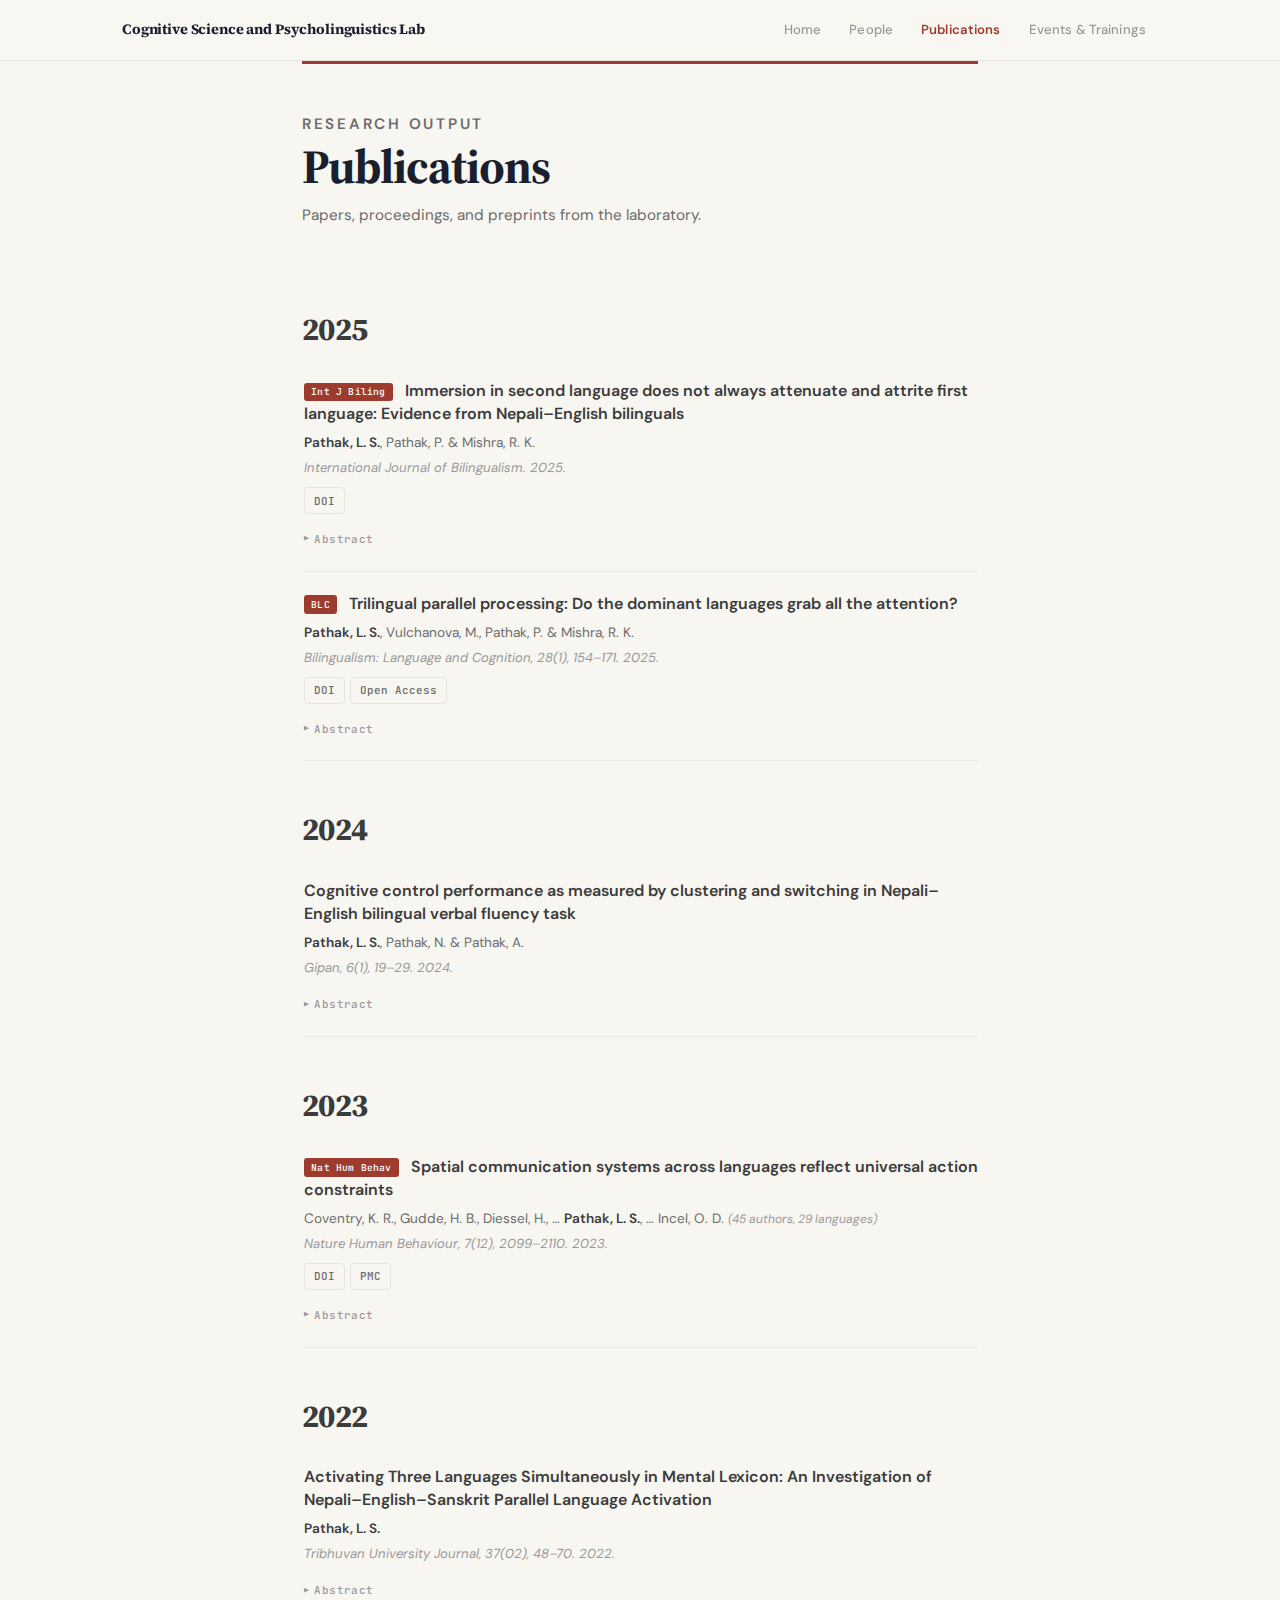
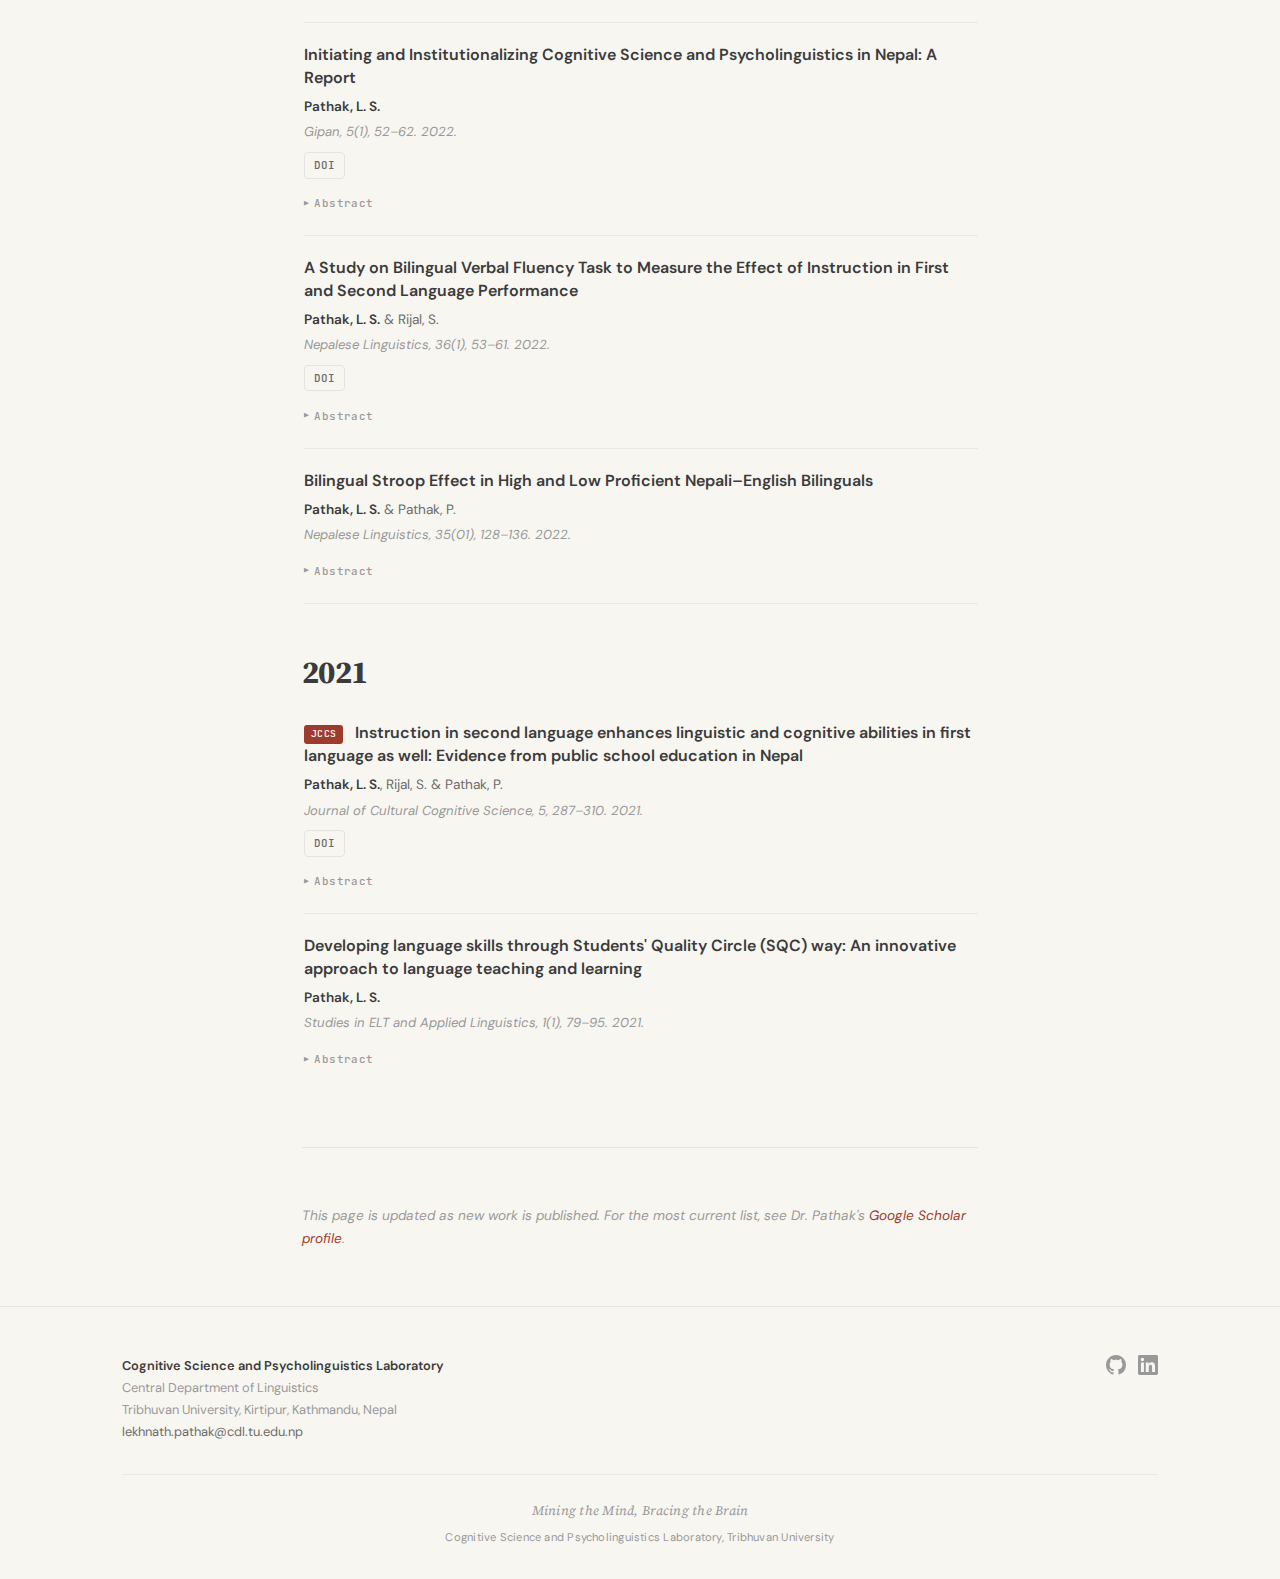
<file: publications.html>
<!DOCTYPE html>
<html lang="en">
<head>
  <meta charset="UTF-8">
  <meta name="viewport" content="width=device-width, initial-scale=1.0">
  <title>Publications | CSPL</title>
  <meta name="description" content="Research publications from CSPL on bilingual cognition, trilingual parallel processing, mousetracking, language acquisition, and psycholinguistics. Papers by Lekhnath Sharma Pathak, Sambit Rimal, and collaborators.">
  <meta name="keywords" content="CSPL publications, bilingualism research Nepal, trilingual parallel processing, mousetracking research, Lekhnath Sharma Pathak publications, psycholinguistics papers, Nepali bilingual cognition, language activation">
  <meta property="og:type" content="website">
  <meta property="og:title" content="Publications | CSPL">
  <meta property="og:description" content="Research papers on bilingual cognition, language processing, and psycholinguistics from CSPL at Tribhuvan University.">
  <meta property="og:url" content="https://cogpsychling-lab.github.io/publications.html">
  <meta property="og:image" content="https://cogpsychling-lab.github.io/assets/img/cspl-logo.jpeg">
  <meta name="twitter:card" content="summary">
  <link rel="icon" type="image/svg+xml" href="assets/img/cspl-logo.svg">
  <link rel="stylesheet" href="assets/css/style.css">
  <script type="application/ld+json">
  {
    "@context": "https://schema.org",
    "@type": "WebPage",
    "name": "Publications — CSPL",
    "url": "https://cogpsychling-lab.github.io/publications.html",
    "description": "Research publications on bilingual cognition, psycholinguistics, and language processing from CSPL.",
    "isPartOf": { "@type": "WebSite", "name": "CSPL", "url": "https://cogpsychling-lab.github.io/" },
    "breadcrumb": {
      "@type": "BreadcrumbList",
      "itemListElement": [
        { "@type": "ListItem", "position": 1, "name": "Home", "item": "https://cogpsychling-lab.github.io/" },
        { "@type": "ListItem", "position": 2, "name": "Publications", "item": "https://cogpsychling-lab.github.io/publications.html" }
      ]
    }
  }
  </script>
</head>
<body>

  <header class="site-header">
    <div class="container">
      <a href="index.html" class="site-brand">Cognitive Science and Psycholinguistics Lab</a>
      <button class="nav-toggle" onclick="document.querySelector('.site-nav').classList.toggle('open')" aria-label="Menu">
        <span></span><span></span><span></span>
      </button>
      <nav class="site-nav">
        <a href="index.html">Home</a>
        <a href="people.html">People</a>
        <a href="publications.html" class="active">Publications</a>
        <a href="workshops.html">Events &amp; Trainings</a>
      </nav>
    </div>
  </header>

  <main>
    <div class="container">
      <div class="page-header">
        <p class="label">Research Output</p>
        <h1>Publications</h1>
        <p>Papers, proceedings, and preprints from the laboratory.</p>
      </div>

      <section class="section fade-in">

        <h3 class="pub-year">2025</h3>

        <div class="pub-entry">
          <div class="pub-title">
            <span class="pub-badge">Int J Biling</span>
            Immersion in second language does not always attenuate and attrite first language: Evidence from Nepali–English bilinguals
          </div>
          <div class="pub-authors">
            <span class="highlight">Pathak, L. S.</span>, Pathak, P. &amp; Mishra, R. K.
          </div>
          <div class="pub-venue">
            International Journal of Bilingualism. 2025.
          </div>
          <div class="pub-links">
            <a href="https://doi.org/10.1177/13670069251331880" target="_blank">DOI</a>
          </div>
          <details class="pub-abstract">
            <summary>Abstract</summary>
            <p><b>Aims and Objectives:</b> The aims and objectives of the present research were to investigate and cross-check if immersion in a bilingual situation over a certain period of time had any modulatory effect on bilingual processing in an immigrant population. The main aim of the experiment was to test the performance in L1 in comparison to their L2.</p>
            <p><b>Approach:</b> Theoretically, we tested two dominant bilingual processing theories — Bilingual Language Interaction Network for Comprehension of Speech (BLINCS) and Adaptive Control Hypothesis (ACH) — in a parallel language activation paradigm using MouseTracker as a tool in a non-Western, Educated, Industrialized, Rich and Democratic (WEIRD) population. Bilingual language comprehension was tested using a "listen, look and click" lexical access task in a mouse-tracking hand movement experiment in which participants listened to the spoken word and clicked on the matching picture on the computer screen, and bilingual language production was tested using both semantic and phonetic verbal fluency tasks.</p>
            <p><b>Data and analysis:</b> Data were collected in a controlled situation from 55 undergraduate and postgraduate students from Nepal who were studying in a technical college in South India. Analysis of variance (ANOVA) was performed for Initiation Time and Response Time for mouse movement trajectories in the lexical access task and for phonetic and semantic word production in the verbal fluency task. Demographic profile and language measures of the participants were analyzed.</p>
            <p><b>Findings:</b> Our results showed L2 immersion had no modulatory effect on bilingual processing. Irrespective of length of stay duration in a foreign country, the participants did not show much processing difference in mouse initiation and response time in the lexical access language comprehension mouse-tracking task. However, in the language production task, the less immersed group produced more words in both phonetic and semantic fluency. Our study showed that even an extended duration of L2 immersion is not detrimental to L1 mental lexicon.</p>
            <p><b>Originality:</b> This is the first study of parallel language activation using a mouse-tracking paradigm on a Nepali–English bilingual population immersed in an L2 context in a foreign country.</p>
            <p><b>Significance:</b> This study extends our earlier understanding of bilingual processing and challenges earlier claims of a modulatory effect of L2 immersion on L1 by providing counter-evidence to findings in previous studies.</p>
          </details>
        </div>

        <div class="pub-entry">
          <div class="pub-title">
            <span class="pub-badge">BLC</span>
            Trilingual parallel processing: Do the dominant languages grab all the attention?
          </div>
          <div class="pub-authors">
            <span class="highlight">Pathak, L. S.</span>, Vulchanova, M., Pathak, P. &amp; Mishra, R. K.
          </div>
          <div class="pub-venue">
            Bilingualism: Language and Cognition, 28(1), 154–171. 2025.
          </div>
          <div class="pub-links">
            <a href="https://doi.org/10.1017/S1366728924000257" target="_blank">DOI</a>
            <a href="https://www.cambridge.org/core/journals/bilingualism-language-and-cognition/article/trilingual-parallel-processing-do-the-dominant-languages-grab-all-the-attention/8313902F29912FED1C65BA3B6D07B774" target="_blank">Open Access</a>
          </div>
          <details class="pub-abstract">
            <summary>Abstract</summary>
            <p>Twenty-five L1 Nepali-speaking participants living in Trondheim, Norway who spoke English as L2 and Norwegian as L3 (late adult learners) participated in this study. Participants' L2 proficiency was established as advanced in LexTALE. We administered language comprehension and production tasks in a trilingual design. In a mouse-tracking trilingual parallel activation experiment, participants performed a language comprehension task in which they listened to the spoken word in their L1, L2 and L3 and clicked on the matching target picture. Mouse trajectories of their response pattern were recorded and analyzed. The language production task included a phonological and a semantic verbal fluency task (VFT), which also served as an executive control task. VFT showed their dominance in L1 and L2 compared to L3. This study contributes novel knowledge on trilingual parallel activation and suggests that in the presence of a non-dominant L3, a dominant L1 and a dominant L2 are processed faster than the non-dominant language in phonologically competing conditions.</p>
          </details>
        </div>

        <h3 class="pub-year">2024</h3>

        <div class="pub-entry">
          <div class="pub-title">
            Cognitive control performance as measured by clustering and switching in Nepali–English bilingual verbal fluency task
          </div>
          <div class="pub-authors">
            <span class="highlight">Pathak, L. S.</span>, Pathak, N. &amp; Pathak, A.
          </div>
          <div class="pub-venue">
            Gipan, 6(1), 19–29. 2024.
          </div>
          <details class="pub-abstract">
            <summary>Abstract</summary>
            <!-- Add abstract text here -->
          </details>
        </div>

        <h3 class="pub-year">2023</h3>

        <div class="pub-entry">
          <div class="pub-title">
            <span class="pub-badge">Nat Hum Behav</span>
            Spatial communication systems across languages reflect universal action constraints
          </div>
          <div class="pub-authors">
            Coventry, K. R., Gudde, H. B., Diessel, H., … <span class="highlight">Pathak, L. S.</span>, … Incel, O. D.
            <em style="font-size: 0.75rem; color: var(--color-text-muted);">(45 authors, 29 languages)</em>
          </div>
          <div class="pub-venue">
            Nature Human Behaviour, 7(12), 2099–2110. 2023.
          </div>
          <div class="pub-links">
            <a href="https://doi.org/10.1038/s41562-023-01697-4" target="_blank">DOI</a>
            <a href="https://pmc.ncbi.nlm.nih.gov/articles/PMC10730392/" target="_blank">PMC</a>
          </div>
          <details class="pub-abstract">
            <summary>Abstract</summary>
            <p>The extent to which languages share properties reflecting the non-linguistic constraints of the speakers who speak them is key to the debate regarding the relationship between language and cognition. A critical case is spatial communication, where it has been argued that semantic universals should exist, if anywhere. Here, using an experimental paradigm able to separate variation within a language from variation between languages, we tested the use of spatial demonstratives—the most fundamental and frequent spatial terms across languages. In n = 874 speakers across 29 languages, we show that speakers of all tested languages use spatial demonstratives as a function of being able to reach or act on an object being referred to. In some languages, the position of the addressee is also relevant in selecting between demonstrative forms. Commonalities and differences across languages in spatial communication can be understood in terms of universal constraints on action shaping spatial language and cognition.</p>
          </details>
        </div>

        <h3 class="pub-year">2022</h3>

        <div class="pub-entry">
          <div class="pub-title">
            Activating Three Languages Simultaneously in Mental Lexicon: An Investigation of Nepali–English–Sanskrit Parallel Language Activation
          </div>
          <div class="pub-authors">
            <span class="highlight">Pathak, L. S.</span>
          </div>
          <div class="pub-venue">
            Tribhuvan University Journal, 37(02), 48–70. 2022.
          </div>
          <details class="pub-abstract">
            <summary>Abstract</summary>
            <!-- Add abstract text here -->
          </details>
        </div>

        <div class="pub-entry">
          <div class="pub-title">
            Initiating and Institutionalizing Cognitive Science and Psycholinguistics in Nepal: A Report
          </div>
          <div class="pub-authors">
            <span class="highlight">Pathak, L. S.</span>
          </div>
          <div class="pub-venue">
            Gipan, 5(1), 52–62. 2022.
          </div>
          <div class="pub-links">
            <a href="https://doi.org/10.3126/gipan.v5i1.49542" target="_blank">DOI</a>
          </div>
          <details class="pub-abstract">
            <summary>Abstract</summary>
            <!-- Add abstract text here -->
          </details>
        </div>

        <div class="pub-entry">
          <div class="pub-title">
            A Study on Bilingual Verbal Fluency Task to Measure the Effect of Instruction in First and Second Language Performance
          </div>
          <div class="pub-authors">
            <span class="highlight">Pathak, L. S.</span> &amp; Rijal, S.
          </div>
          <div class="pub-venue">
            Nepalese Linguistics, 36(1), 53–61. 2022.
          </div>
          <div class="pub-links">
            <a href="https://doi.org/10.3126/nl.v36i1.49458" target="_blank">DOI</a>
          </div>
          <details class="pub-abstract">
            <summary>Abstract</summary>
            <!-- Add abstract text here -->
          </details>
        </div>

        <div class="pub-entry">
          <div class="pub-title">
            Bilingual Stroop Effect in High and Low Proficient Nepali–English Bilinguals
          </div>
          <div class="pub-authors">
            <span class="highlight">Pathak, L. S.</span> &amp; Pathak, P.
          </div>
          <div class="pub-venue">
            Nepalese Linguistics, 35(01), 128–136. 2022.
          </div>
          <details class="pub-abstract">
            <summary>Abstract</summary>
            <!-- Add abstract text here -->
          </details>
        </div>

        <h3 class="pub-year">2021</h3>

        <div class="pub-entry">
          <div class="pub-title">
            <span class="pub-badge">JCCS</span>
            Instruction in second language enhances linguistic and cognitive abilities in first language as well: Evidence from public school education in Nepal
          </div>
          <div class="pub-authors">
            <span class="highlight">Pathak, L. S.</span>, Rijal, S. &amp; Pathak, P.
          </div>
          <div class="pub-venue">
            Journal of Cultural Cognitive Science, 5, 287–310. 2021.
          </div>
          <div class="pub-links">
            <a href="https://doi.org/10.1007/s41809-021-00084-7" target="_blank">DOI</a>
          </div>
          <details class="pub-abstract">
            <summary>Abstract</summary>
            <!-- Add abstract text here -->
          </details>
        </div>

        <div class="pub-entry">
          <div class="pub-title">
            Developing language skills through Students' Quality Circle (SQC) way: An innovative approach to language teaching and learning
          </div>
          <div class="pub-authors">
            <span class="highlight">Pathak, L. S.</span>
          </div>
          <div class="pub-venue">
            Studies in ELT and Applied Linguistics, 1(1), 79–95. 2021.
          </div>
          <details class="pub-abstract">
            <summary>Abstract</summary>
            <!-- Add abstract text here -->
          </details>
        </div>


      </section>

      <section class="section">
        <p style="font-size: 0.85rem; color: var(--color-text-muted); font-style: italic;">
          This page is updated as new work is published. For the most current list,
          see Dr. Pathak's
          <a href="https://scholar.google.com/citations?user=Aor6eu8AAAAJ&hl=en">Google Scholar profile</a>.
        </p>
      </section>
    </div>
  </main>

  <footer class="site-footer">
    <div class="container">
      <div class="footer-content">
        <div class="footer-address">
          <strong>Cognitive Science and Psycholinguistics Laboratory</strong><br>
          Central Department of Linguistics<br>
          Tribhuvan University, Kirtipur, Kathmandu, Nepal<br>
          <a href="mailto:lekhnath.pathak@cdl.tu.edu.np">lekhnath.pathak@cdl.tu.edu.np</a>
        </div>
        <div class="footer-links">
          <a href="https://github.com/cogpsychling-lab" target="_blank" rel="noopener" aria-label="GitHub">
            <svg width="20" height="20" viewBox="0 0 24 24" fill="currentColor"><path d="M12 0C5.37 0 0 5.37 0 12c0 5.31 3.435 9.795 8.205 11.385.6.105.825-.255.825-.57 0-.285-.015-1.23-.015-2.235-3.015.555-3.795-.735-4.035-1.41-.135-.345-.72-1.41-1.23-1.695-.42-.225-1.02-.78-.015-.795.945-.015 1.62.87 1.845 1.23 1.08 1.815 2.805 1.305 3.495.99.105-.78.42-1.305.765-1.605-2.67-.3-5.46-1.335-5.46-5.925 0-1.305.465-2.385 1.23-3.225-.12-.3-.54-1.53.12-3.18 0 0 1.005-.315 3.3 1.23.96-.27 1.98-.405 3-.405s2.04.135 3 .405c2.295-1.56 3.3-1.23 3.3-1.23.66 1.65.24 2.88.12 3.18.765.84 1.23 1.905 1.23 3.225 0 4.605-2.805 5.625-5.475 5.925.435.375.81 1.095.81 2.22 0 1.605-.015 2.895-.015 3.3 0 .315.225.69.825.57A12.02 12.02 0 0024 12c0-6.63-5.37-12-12-12z"/></svg>
          </a>
          <a href="https://www.linkedin.com/company/cognitive-science-and-psycholinguistics-lab-tu/" target="_blank" rel="noopener" aria-label="LinkedIn">
            <svg width="20" height="20" viewBox="0 0 24 24" fill="currentColor"><path d="M20.447 20.452h-3.554v-5.569c0-1.328-.027-3.037-1.852-3.037-1.853 0-2.136 1.445-2.136 2.939v5.667H9.351V9h3.414v1.561h.046c.477-.9 1.637-1.85 3.37-1.85 3.601 0 4.267 2.37 4.267 5.455v6.286zM5.337 7.433a2.062 2.062 0 01-2.063-2.065 2.064 2.064 0 112.063 2.065zm1.782 13.019H3.555V9h3.564v11.452zM22.225 0H1.771C.792 0 0 .774 0 1.729v20.542C0 23.227.792 24 1.771 24h20.451C23.2 24 24 23.227 24 22.271V1.729C24 .774 23.2 0 22.222 0h.003z"/></svg>
          </a>
        </div>
      </div>
      <div class="footer-bottom">
        <div class="footer-motto">Mining the Mind, Bracing the Brain</div>
        Cognitive Science and Psycholinguistics Laboratory, Tribhuvan University
      </div>
    </div>
  </footer>

  <script>
    document.addEventListener('DOMContentLoaded', () => {
      const observer = new IntersectionObserver((entries) => {
        entries.forEach(entry => {
          if (entry.isIntersecting) {
            entry.target.classList.add('visible');
          }
        });
      }, { threshold: 0.1 });

      document.querySelectorAll('.fade-in').forEach(el => observer.observe(el));
    });
  </script>

</body>
</html>
</file>
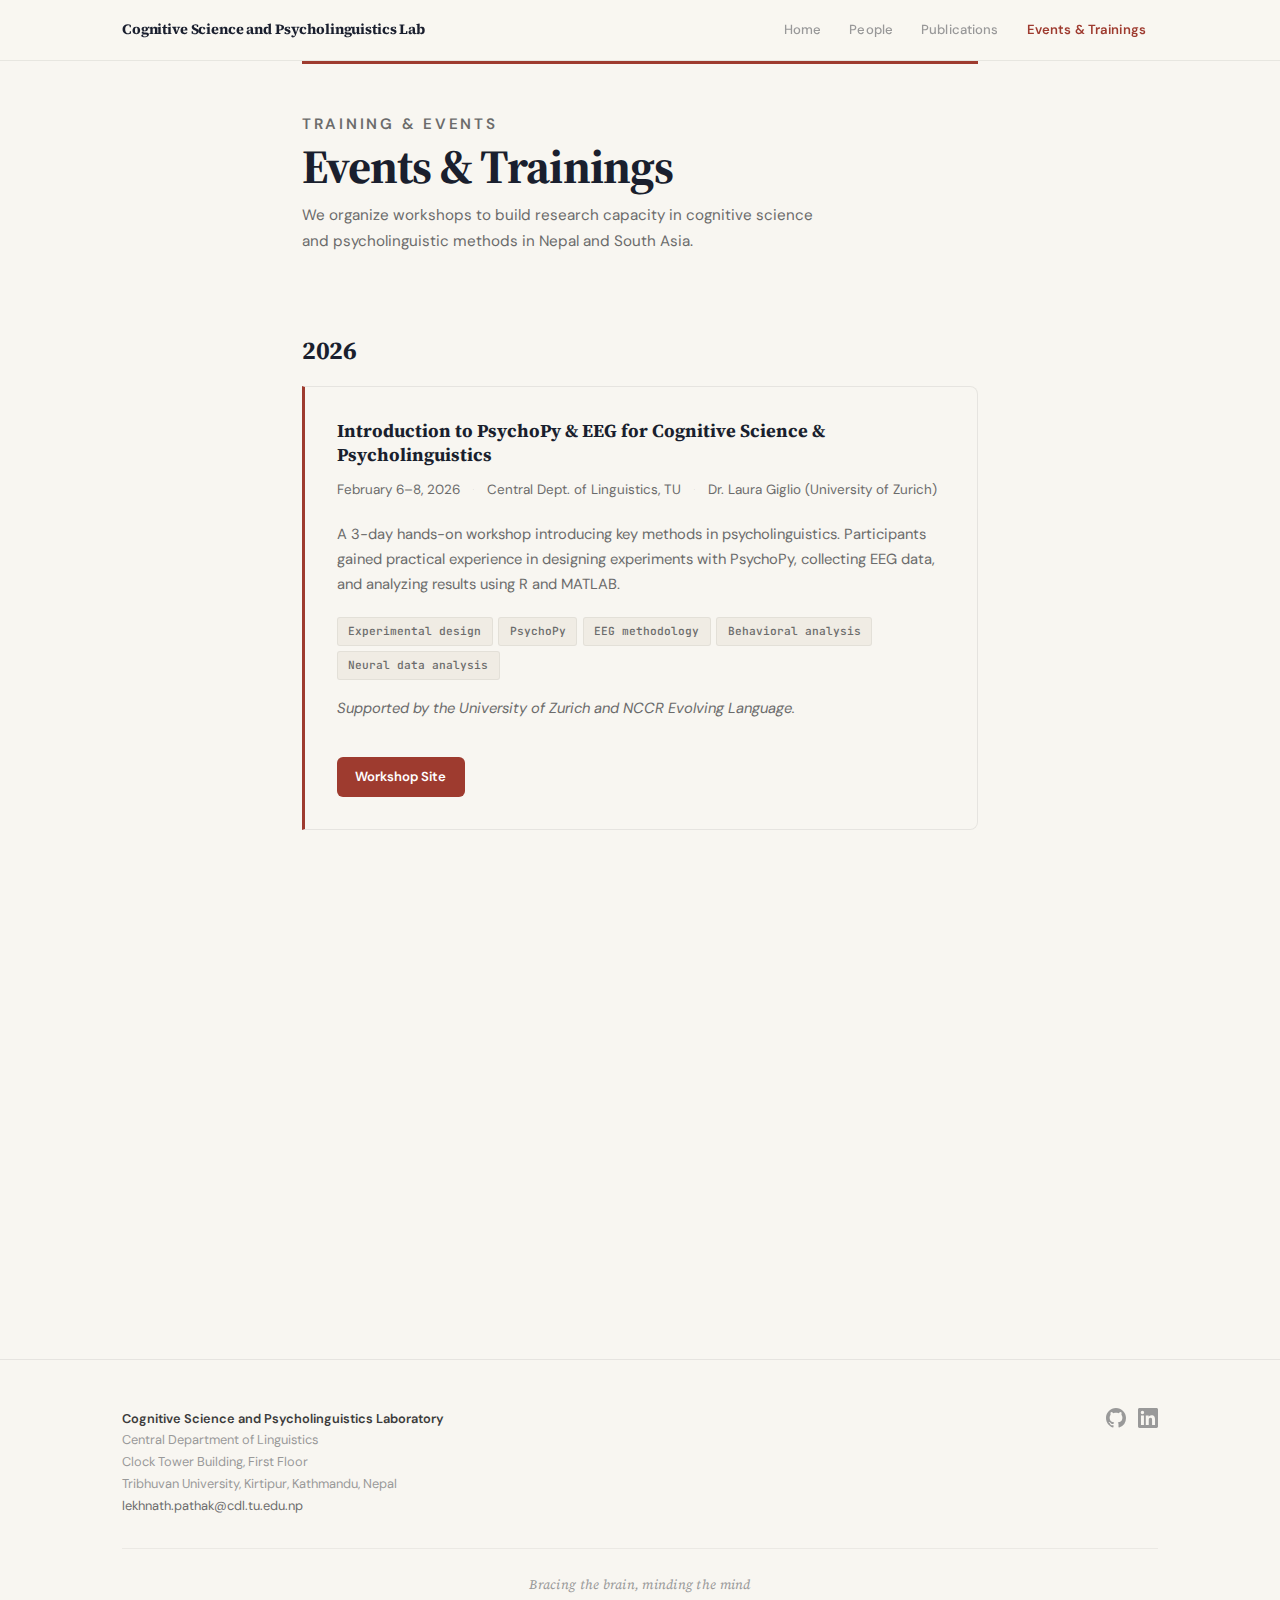
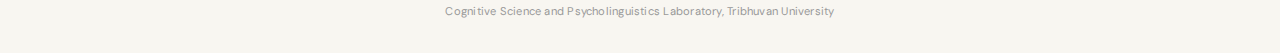
<file: workshops.html>
<!DOCTYPE html>
<html lang="en">
<head>
  <meta charset="UTF-8">
  <meta name="viewport" content="width=device-width, initial-scale=1.0">
  <title>Workshops | CSPL</title>
  <meta name="description" content="Workshops and training events organized by the Cognitive Science and Psycholinguistics Laboratory.">
  <meta property="og:type" content="website">
  <meta property="og:title" content="Workshops | CSPL">
  <meta property="og:description" content="Workshops and training events organized by the Cognitive Science and Psycholinguistics Laboratory to build research capacity in Nepal and South Asia.">
  <meta property="og:url" content="https://cogpsychling-lab.github.io/workshops.html">
  <meta property="og:image" content="https://cogpsychling-lab.github.io/assets/img/cspl-logo.jpeg">
  <meta name="twitter:card" content="summary">
  <link rel="icon" type="image/svg+xml" href="assets/img/cspl-logo.svg">
  <link rel="stylesheet" href="assets/css/style.css">
</head>
<body>

  <header class="site-header">
    <div class="container">
      <a href="index.html" class="site-brand">Cognitive Science and Psycholinguistics Lab</a>
      <button class="nav-toggle" onclick="document.querySelector('.site-nav').classList.toggle('open')" aria-label="Menu">
        <span></span><span></span><span></span>
      </button>
      <nav class="site-nav">
        <a href="index.html">Home</a>
        <a href="people.html">People</a>
        <a href="publications.html">Publications</a>
        <a href="workshops.html" class="active">Events &amp; Trainings</a>
      </nav>
    </div>
  </header>

  <main>
    <div class="container">
      <div class="page-header">
        <p class="label">Training &amp; Events</p>
        <h1>Events &amp; Trainings</h1>
        <p>
          We organize workshops to build research capacity in cognitive science
          and psycholinguistic methods in Nepal and South Asia.
        </p>
      </div>

      <section class="section fade-in">

        <h2>2026</h2>

        <div class="workshop-card">
          <h3>Introduction to PsychoPy &amp; EEG for Cognitive Science &amp; Psycholinguistics</h3>
          <div class="workshop-meta">
            <span>February 6–8, 2026</span>
            <span class="sep">·</span>
            <span>Central Dept. of Linguistics, TU</span>
            <span class="sep">·</span>
            <span>Dr. Laura Giglio (University of Zurich)</span>
          </div>
          <p>
            A 3-day hands-on workshop introducing key methods in psycholinguistics.
            Participants gained practical experience in designing experiments with
            PsychoPy, collecting EEG data, and analyzing results using R and MATLAB.
          </p>
          <ul class="workshop-topics">
            <li>Experimental design</li>
            <li>PsychoPy</li>
            <li>EEG methodology</li>
            <li>Behavioral analysis</li>
            <li>Neural data analysis</li>
          </ul>
          <p class="workshop-support">
            Supported by the University of Zurich and NCCR Evolving Language.
          </p>
          <a href="https://cogpsychling-lab.github.io/workshop-2026/" class="btn" target="_blank" rel="noopener">
            Workshop Site
          </a>
        </div>

      </section>

      <section class="section fade-in">

        <h2>2024</h2>

        <div class="workshop-card">
          <h3>Cross-Cultural Psycholinguistics Workshop</h3>
          <div class="workshop-meta">
            <span>February 2024</span>
            <span class="sep">·</span>
            <span>Central Dept. of Linguistics, TU</span>
            <span class="sep">·</span>
            <span>1 day</span>
          </div>
          <p>
            A joint initiative between Tribhuvan University's Central Department of
            Linguistics and UZH's Department of Comparative Language Science, organized
            by Dr. Lekhnath Pathak, Prof. Sabine Stoll, and Prof. Balthasar Bickel.
          </p>
          <p class="workshop-support">
            UZH &middot; NCCR Evolving Language &middot; Tribhuvan University
          </p>
        </div>

      </section>
    </div>
  </main>

  <footer class="site-footer">
    <div class="container">
      <div class="footer-content">
        <div class="footer-address">
          <strong>Cognitive Science and Psycholinguistics Laboratory</strong><br>
          Central Department of Linguistics<br>
          Clock Tower Building, First Floor<br>
          Tribhuvan University, Kirtipur, Kathmandu, Nepal<br>
          <a href="mailto:lekhnath.pathak@cdl.tu.edu.np">lekhnath.pathak@cdl.tu.edu.np</a>
        </div>
        <div class="footer-links">
          <a href="https://github.com/cogpsychling-lab" target="_blank" rel="noopener" aria-label="GitHub">
            <svg width="20" height="20" viewBox="0 0 24 24" fill="currentColor"><path d="M12 0C5.37 0 0 5.37 0 12c0 5.31 3.435 9.795 8.205 11.385.6.105.825-.255.825-.57 0-.285-.015-1.23-.015-2.235-3.015.555-3.795-.735-4.035-1.41-.135-.345-.72-1.41-1.23-1.695-.42-.225-1.02-.78-.015-.795.945-.015 1.62.87 1.845 1.23 1.08 1.815 2.805 1.305 3.495.99.105-.78.42-1.305.765-1.605-2.67-.3-5.46-1.335-5.46-5.925 0-1.305.465-2.385 1.23-3.225-.12-.3-.54-1.53.12-3.18 0 0 1.005-.315 3.3 1.23.96-.27 1.98-.405 3-.405s2.04.135 3 .405c2.295-1.56 3.3-1.23 3.3-1.23.66 1.65.24 2.88.12 3.18.765.84 1.23 1.905 1.23 3.225 0 4.605-2.805 5.625-5.475 5.925.435.375.81 1.095.81 2.22 0 1.605-.015 2.895-.015 3.3 0 .315.225.69.825.57A12.02 12.02 0 0024 12c0-6.63-5.37-12-12-12z"/></svg>
          </a>
          <a href="https://www.linkedin.com/company/cognitive-science-and-psycholinguistics-lab-tu/" target="_blank" rel="noopener" aria-label="LinkedIn">
            <svg width="20" height="20" viewBox="0 0 24 24" fill="currentColor"><path d="M20.447 20.452h-3.554v-5.569c0-1.328-.027-3.037-1.852-3.037-1.853 0-2.136 1.445-2.136 2.939v5.667H9.351V9h3.414v1.561h.046c.477-.9 1.637-1.85 3.37-1.85 3.601 0 4.267 2.37 4.267 5.455v6.286zM5.337 7.433a2.062 2.062 0 01-2.063-2.065 2.064 2.064 0 112.063 2.065zm1.782 13.019H3.555V9h3.564v11.452zM22.225 0H1.771C.792 0 0 .774 0 1.729v20.542C0 23.227.792 24 1.771 24h20.451C23.2 24 24 23.227 24 22.271V1.729C24 .774 23.2 0 22.222 0h.003z"/></svg>
          </a>
        </div>
      </div>
      <div class="footer-bottom">
        <div class="footer-motto">Bracing the brain, minding the mind</div>
        Cognitive Science and Psycholinguistics Laboratory, Tribhuvan University
      </div>
    </div>
  </footer>

  <script>
    document.addEventListener('DOMContentLoaded', () => {
      const observer = new IntersectionObserver((entries) => {
        entries.forEach(entry => {
          if (entry.isIntersecting) {
            entry.target.classList.add('visible');
          }
        });
      }, { threshold: 0.1 });

      document.querySelectorAll('.fade-in').forEach(el => observer.observe(el));
    });
  </script>

</body>
</html>
</file>
<file: assets/css/style.css>
/* ==========================================================================
   CSPL — Balanced Modern
   ========================================================================== */

@import url('https://fonts.googleapis.com/css2?family=Source+Serif+4:opsz,wght@8..60,400;8..60,600;8..60,700&family=DM+Sans:wght@300;400;500;600;700&family=JetBrains+Mono:wght@400;500&display=swap');

:root {
  --font-heading: 'Source Serif 4', Georgia, serif;
  --font-sans: 'DM Sans', -apple-system, system-ui, sans-serif;
  --font-mono: 'JetBrains Mono', 'Courier New', monospace;

  --color-bg: #F8F6F1;
  --color-surface: #F0ECE4;
  --color-warm-white: #FDFCF9;
  --color-stone: #E9E3D8;
  --color-text: #3B3B3B;
  --color-text-secondary: #6B6B6B;
  --color-text-muted: #999999;
  --color-ink: #1A1F2E;
  --color-ink-mid: #2C3347;
  --color-ink-light: #3D4763;
  --color-accent: #9E3B2F;
  --color-accent-hover: #B5544A;
  --color-accent-light: #F9F0EF;
  --color-gold: #B8913A;
  --color-border: rgba(0,0,0,0.07);
  --color-border-light: rgba(0,0,0,0.05);

  --width-content: 740px;
  --width-wide: 1100px;
}

/* --- Reset --- */
*, *::before, *::after { box-sizing: border-box; margin: 0; padding: 0; }

html {
  font-size: 16px;
  scroll-behavior: smooth;
  -webkit-font-smoothing: antialiased;
  -moz-osx-font-smoothing: grayscale;
}

body {
  font-family: var(--font-sans);
  color: var(--color-text);
  background: var(--color-bg);
  line-height: 1.7;
}

a {
  color: var(--color-accent);
  text-decoration: none;
  transition: color 0.2s ease;
}
a:hover { color: var(--color-accent-hover); }

img { max-width: 100%; display: block; }

/* --- Typography --- */
h1, h2 {
  font-family: var(--font-heading);
  font-weight: 700;
  line-height: 1.2;
  color: var(--color-ink);
}

h3, h4 {
  font-family: var(--font-heading);
  font-weight: 600;
  line-height: 1.3;
  color: var(--color-ink);
}

h1 {
  font-size: clamp(2.25rem, 4.5vw, 3rem);
  letter-spacing: -0.02em;
}

h2 {
  font-size: 1.6rem;
  letter-spacing: -0.01em;
  margin-bottom: 1.25rem;
}

h3 { font-size: 1.05rem; }

p { margin-bottom: 1rem; }
p:last-child { margin-bottom: 0; }

.label {
  font-family: var(--font-sans);
  font-size: 0.68rem;
  font-weight: 600;
  letter-spacing: 0.18em;
  text-transform: uppercase;
  color: var(--color-text-muted);
  margin-bottom: 0.6rem;
  display: block;
}

/* Section divider — just the label, line handled by border or spacing */
.section-divider {
  margin-bottom: 0.25rem;
}
.section-divider .label { margin-bottom: 0; }
.section-divider::after { display: none; }

/* --- Layout --- */
.container {
  max-width: var(--width-content);
  margin: 0 auto;
  padding: 0 2rem;
}

.container--wide {
  max-width: var(--width-wide);
}

.section {
  padding: 3.5rem 0;
  position: relative;
}

.section--alt {
  background: transparent;
}

/* Thin rule between sections instead of bg change */
.section + .section {
  border-top: 1px solid var(--color-border);
}

/* --- Header --- */
.site-header {
  position: sticky;
  top: 0;
  z-index: 100;
  background: rgba(248, 246, 241, 0.92);
  backdrop-filter: blur(12px);
  -webkit-backdrop-filter: blur(12px);
  border-bottom: 1px solid var(--color-border);
}

.site-header .container {
  max-width: var(--width-wide);
  display: flex;
  align-items: center;
  justify-content: space-between;
  height: 60px;
}

.site-brand {
  display: flex;
  align-items: center;
  text-decoration: none;
  font-family: var(--font-heading);
  font-size: 0.9rem;
  font-weight: 700;
  color: var(--color-ink);
  letter-spacing: -0.01em;
  max-width: 340px;
  line-height: 1.35;
}

.site-brand:hover {
  color: var(--color-accent);
}

.site-brand img {
  height: 40px;
  width: auto;
}

.site-nav {
  display: flex;
  align-items: center;
  gap: 0.25rem;
}

.site-nav a {
  font-size: 0.82rem;
  font-weight: 500;
  color: var(--color-text-muted);
  padding: 0.4rem 0.75rem;
  transition: color 0.2s ease;
  letter-spacing: 0.01em;
}

.site-nav a:hover {
  color: var(--color-text);
}

.site-nav a.active {
  color: var(--color-accent);
  font-weight: 600;
}

/* Mobile nav toggle */
.nav-toggle {
  display: none;
  background: none;
  border: none;
  cursor: pointer;
  padding: 0.5rem;
}

.nav-toggle span {
  display: block;
  width: 18px;
  height: 2px;
  background: var(--color-text);
  margin: 4px 0;
  border-radius: 1px;
  transition: 0.2s;
}

/* --- Hero --- */
.hero {
  padding: 56px 0 44px;
  border-bottom: 1px solid var(--color-border);
}

.hero-inner {
  display: grid;
  grid-template-columns: auto 1fr;
  gap: 2.5rem;
  align-items: center;
}

/* hero grid + logo */
.hero .container--wide { max-width: var(--width-wide); }

.hero-text {
  display: flex;
  flex-direction: column;
  align-items: flex-start;
}

.hero-visual {
  display: flex;
  justify-content: center;
  align-items: flex-start;
}

.hero-logo {
  height: 140px;
  width: auto;
}

.hero .label {
  margin-bottom: 0.75rem;
  font-size: 0.69rem;
}

.hero h1 {
  font-size: clamp(1.75rem, 3.2vw, 2.4rem);
  font-weight: 700;
  letter-spacing: -0.02em;
  line-height: 1.2;
  margin-bottom: 1rem;
  color: var(--color-ink);
}

.hero .subtitle {
  font-size: 1rem;
  font-weight: 400;
  color: var(--color-text-secondary);
  max-width: 500px;
  margin-bottom: 1rem;
  line-height: 1.7;
}

.hero .motto {
  font-family: var(--font-heading);
  font-style: italic;
  font-size: 0.92rem;
  color: var(--color-accent);
  margin-bottom: 1.5rem;
  letter-spacing: 0.01em;
}

.hero-meta {
  display: flex;
  flex-wrap: wrap;
  justify-content: flex-start;
  align-items: center;
  gap: 0.75rem;
  font-size: 0.8rem;
  font-family: var(--font-mono);
  color: var(--color-text-muted);
  padding-top: 1.5rem;
  border-top: 1px solid var(--color-border);
  width: 100%;
}

.hero-meta .sep { color: var(--color-border); }
.hero-meta a { color: var(--color-accent); font-weight: 500; }

.hero-actions {
  display: flex;
  gap: 0.75rem;
  margin-bottom: 2rem;
  flex-wrap: wrap;
  justify-content: flex-start;
}

.btn-primary {
  display: inline-block;
  font-size: 0.85rem;
  font-weight: 600;
  padding: 0.65rem 1.4rem;
  border-radius: 6px;
  background: var(--color-accent);
  color: white;
  text-decoration: none;
  transition: background 0.2s ease;
}

.btn-primary:hover {
  background: var(--color-accent-hover);
  color: white;
}

.btn-ghost {
  display: inline-block;
  font-size: 0.85rem;
  font-weight: 600;
  padding: 0.65rem 1.4rem;
  border-radius: 6px;
  border: 1.5px solid var(--color-border);
  color: var(--color-text-secondary);
  text-decoration: none;
  transition: all 0.2s ease;
}

.btn-ghost:hover {
  border-color: var(--color-accent);
  color: var(--color-accent);
}

/* --- Mini canvas accent card --- */
.mini-canvas-card {
  background: var(--color-warm-white);
  border: 1px solid var(--color-border);
  border-radius: 10px;
  padding: 14px 18px;
}

.mini-canvas-label {
  font-size: 0.58rem;
  font-weight: 600;
  letter-spacing: 0.16em;
  text-transform: uppercase;
  color: var(--color-text-muted);
  margin-bottom: 8px;
}

#mini-canvas {
  display: block;
}

/* --- Stats strip --- */
.stats-strip {
  padding: 2rem 0;
  border-bottom: 1px solid var(--color-border);
}

.stats-inner {
  display: flex;
  justify-content: center;
  gap: 4rem;
  flex-wrap: wrap;
}

.stat {
  text-align: center;
}

.stat-num {
  display: block;
  font-family: var(--font-heading);
  font-size: 1.85rem;
  font-weight: 700;
  color: var(--color-text);
  letter-spacing: -0.025em;
  line-height: 1;
  margin-bottom: 0.3rem;
}

.stat-label {
  display: block;
  font-family: var(--font-mono);
  font-size: 0.62rem;
  font-weight: 500;
  letter-spacing: 0.1em;
  text-transform: uppercase;
  color: var(--color-text-muted);
}

/* --- Brand logo in nav --- */
.brand-logo {
  height: 28px;
  width: auto;
  margin-right: 0.5rem;
  flex-shrink: 0;
}

/* --- Footer motto --- */
.footer-motto {
  font-family: var(--font-heading);
  font-style: italic;
  font-size: 0.82rem;
  color: var(--color-text-muted);
  letter-spacing: 0.02em;
  margin-bottom: 0.4rem;
}

/* drop-cap — disabled */
.drop-cap::first-letter {
  /* no special styling */
}

/* --- About --- */
.about-text {
  font-size: 1.05rem;
  color: var(--color-text-secondary);
  line-height: 1.8;
  max-width: 640px;
}

.about-text strong {
  color: var(--color-text);
  font-weight: 600;
}

/* --- Research Cards --- */
.research-grid {
  display: grid;
  grid-template-columns: repeat(auto-fit, minmax(220px, 1fr));
  gap: 14px;
}

.research-card {
  background: var(--color-warm-white);
  border: 1px solid var(--color-border);
  border-radius: 8px;
  padding: 28px 24px;
  transition: border-color 0.2s, box-shadow 0.2s;
}

.research-card:hover {
  border-color: rgba(158,59,47,0.22);
  box-shadow: 0 2px 16px rgba(0,0,0,0.04);
}

.research-card h3 {
  font-size: 1rem;
  font-weight: 600;
  margin-bottom: 0.5rem;
  color: var(--color-ink);
}

.research-card p {
  font-size: 0.875rem;
  color: var(--color-text-secondary);
  line-height: 1.75;
  margin: 0;
}

/* research-tag (unused but kept for compatibility) */
.research-tag {
  display: inline-block;
  margin-top: 0.75rem;
  font-family: var(--font-mono);
  font-size: 0.65rem;
  font-weight: 500;
  letter-spacing: 0.05em;
  text-transform: uppercase;
  color: var(--color-accent);
}

/* --- News --- */
.news-list {
  list-style: none;
}

.news-item {
  display: flex;
  gap: 1.75rem;
  padding: 1.25rem 0;
  border-bottom: 1px solid var(--color-border-light);
  align-items: baseline;
}

.news-item:last-child { border-bottom: none; }

.news-date {
  font-family: var(--font-mono);
  font-size: 0.74rem;
  color: var(--color-text-muted);
  white-space: nowrap;
  min-width: 85px;
}

.news-text {
  font-size: 0.92rem;
  color: var(--color-text-secondary);
  line-height: 1.65;
}

.news-text a {
  font-weight: 500;
  text-decoration: underline;
  text-decoration-color: rgba(15, 76, 129, 0.3);
  text-underline-offset: 2px;
  transition: text-decoration-color 0.2s ease;
}

.news-text a:hover {
  text-decoration-color: var(--color-accent);
}

.news-text strong {
  color: var(--color-text);
  font-weight: 600;
}

/* --- People --- */
.people-section-title {
  font-family: var(--font-mono);
  font-size: 0.7rem;
  font-weight: 500;
  letter-spacing: 0.1em;
  text-transform: uppercase;
  color: var(--color-accent);
  margin-bottom: 1.25rem;
  padding-bottom: 0.75rem;
  border-bottom: 1px solid var(--color-border);
}

.people-section-title::after { display: none; }

.pi-card {
  display: flex;
  gap: 2rem;
  padding: 2rem 0;
  margin-bottom: 1rem;
}

.pi-card img {
  width: 130px;
  height: 130px;
  object-fit: cover;
  border-radius: 8px;
  flex-shrink: 0;
}

.pi-card h3 {
  font-size: 1.15rem;
  font-weight: 700;
  margin-bottom: 0.3rem;
}

.pi-card .role {
  font-size: 0.84rem;
  color: var(--color-text-muted);
  margin-bottom: 0.85rem;
  line-height: 1.45;
}

.pi-card .bio {
  font-size: 0.9rem;
  color: var(--color-text-secondary);
  line-height: 1.7;
}

.pi-card .links {
  font-size: 0.84rem;
  margin-top: 1rem;
  display: flex;
  gap: 0.5rem;
  flex-wrap: wrap;
}

.pi-card .links a {
  padding: 0.3rem 0.75rem;
  border: 1px solid var(--color-border);
  border-radius: 5px;
  color: var(--color-text-secondary);
  font-weight: 500;
  font-size: 0.78rem;
  transition: all 0.2s ease;
}

.pi-card .links a:hover {
  background: var(--color-accent);
  color: white;
  border-color: var(--color-accent);
}

.pi-tags {
  font-size: 0.78rem;
  color: var(--color-accent);
  font-weight: 600;
  letter-spacing: 0.01em;
  margin-bottom: 0.85rem;
}

.pi-works {
  margin-top: 1.25rem;
  margin-bottom: 0.5rem;
}

.pi-works-heading {
  font-size: 0.78rem;
  font-weight: 700;
  text-transform: uppercase;
  letter-spacing: 0.06em;
  color: var(--color-text-muted);
  margin-bottom: 0.5rem;
}

.pi-works-list {
  list-style: none;
  padding: 0;
  margin: 0;
  display: flex;
  flex-direction: column;
  gap: 0.35rem;
}

.pi-works-list li {
  font-size: 0.85rem;
  color: var(--color-text-secondary);
  line-height: 1.5;
}

.pi-works-list .pub-year {
  font-size: 0.75rem;
  font-weight: 700;
  color: var(--color-text-muted);
  margin: 0;
  letter-spacing: 0.02em;
  display: inline;
}

.pi-works-list .pub-year::after { display: none; }

.pi-works-list .pub-venue {
  color: var(--color-text-muted);
  font-size: 0.8rem;
}

.people-grid {
  display: grid;
  grid-template-columns: repeat(auto-fill, minmax(190px, 1fr));
  gap: 2rem;
}

.person-card {
  text-align: center;
  padding: 1.5rem 1rem;
}

.person-card img {
  width: 100px;
  height: 100px;
  object-fit: cover;
  border-radius: 50%;
  margin: 0 auto 1rem;
  border: 3px solid var(--color-border-light);
  transition: border-color 0.2s ease;
}

.person-card:hover img {
  border-color: var(--color-accent);
}

.person-card h3 {
  font-size: 0.95rem;
  font-weight: 700;
  margin-bottom: 0.25rem;
}

.person-card .role {
  font-size: 0.78rem;
  color: var(--color-text-muted);
  line-height: 1.45;
}

.person-card .bio {
  font-size: 0.8rem;
  color: var(--color-text-secondary);
  margin-top: 0.6rem;
  line-height: 1.55;
}

/* ── Researchers network layout ─────────────────────── */
.researchers-network {
  position: relative;
  display: flex;
  align-items: flex-start;
  padding: 1.5rem 0 2rem;
  overflow: visible;
}

.researcher-node {
  flex: 1;
  display: flex;
  flex-direction: column;
  align-items: center;
  text-align: center;
  padding: 0 0.75rem;
  position: relative;
  z-index: 1;
  /* offset applied via inline style on each node in HTML */
}

.researcher-node img {
  width: 106px;
  height: 106px;
  border-radius: 50%;
  object-fit: cover;
  border: 3px solid var(--color-warm-white);
  box-shadow: 0 2px 12px rgba(0,0,0,0.10), 0 0 0 1.5px var(--color-stone);
  transition: transform 0.25s ease, box-shadow 0.25s ease;
  background: var(--color-surface);
  color: transparent; /* hide alt text on broken images */
}

.researcher-node:hover img {
  transform: translateY(-4px) scale(1.04);
  box-shadow: 0 10px 28px rgba(158,59,47,0.14), 0 0 0 2px var(--color-accent);
}

.researcher-node h3 {
  font-size: 0.88rem;
  font-weight: 700;
  color: var(--color-ink);
  margin: 0.7rem 0 0.2rem;
  letter-spacing: -0.01em;
}

.researcher-node .role {
  font-size: 0.71rem;
  color: var(--color-text-muted);
  line-height: 1.45;
}

.researcher-node .bio {
  font-size: 0.71rem;
  color: var(--color-text-secondary);
  margin-top: 0.4rem;
  line-height: 1.5;
  font-style: italic;
}

/* SVG connector overlay */
.researchers-svg {
  position: absolute;
  top: 0;
  left: 0;
  width: 100%;
  height: 100%;
  pointer-events: none;
  z-index: 0;
  overflow: visible;
}

/* --- Publications --- */
.pub-year {
  font-size: 2rem;
  font-weight: 800;
  color: var(--color-text);
  margin-bottom: 0.5rem;
  margin-top: 3rem;
  letter-spacing: -0.02em;
}

.pub-year::after { display: none; }
.pub-year:first-child { margin-top: 0; }

.pub-entry {
  padding: 1.25rem 0;
  padding-left: 0;
  border-bottom: 1px solid var(--color-border-light);
  border-left: 2px solid transparent;
  transition: all 0.2s ease;
}

.pub-entry:hover {
  padding-left: 1rem;
  border-left-color: var(--color-accent);
}

.pub-entry:last-of-type { border-bottom: none; }

.pub-title {
  font-size: 1rem;
  font-weight: 600;
  line-height: 1.45;
  margin-bottom: 0.35rem;
}

.pub-badge {
  display: inline-block;
  font-family: var(--font-mono);
  font-size: 0.6rem;
  font-weight: 500;
  letter-spacing: 0.02em;
  padding: 0.15rem 0.45rem;
  border-radius: 3px;
  background: var(--color-accent);
  color: white;
  vertical-align: middle;
  margin-right: 0.5rem;
}

.pub-authors {
  font-size: 0.85rem;
  color: var(--color-text-secondary);
  margin-bottom: 0.2rem;
}

.pub-authors .highlight {
  font-weight: 600;
  color: var(--color-text);
}

.pub-venue {
  font-size: 0.82rem;
  color: var(--color-text-muted);
  font-style: italic;
}

.pub-links {
  margin-top: 0.5rem;
  display: flex;
  gap: 0.35rem;
  flex-wrap: wrap;
}

.pub-links a {
  font-family: var(--font-mono);
  font-size: 0.68rem;
  font-weight: 500;
  padding: 0.2rem 0.55rem;
  border: 1px solid var(--color-border);
  border-radius: 4px;
  color: var(--color-text-secondary);
  transition: all 0.2s ease;
}

.pub-links a:hover {
  background: var(--color-accent);
  color: white;
  border-color: var(--color-accent);
}

/* --- Workshops --- */
.workshop-card {
  border: 1px solid var(--color-border);
  border-left: 3px solid var(--color-accent);
  border-radius: 0 8px 8px 0;
  padding: 2rem;
  margin-bottom: 1.5rem;
}

.workshop-card::before { display: none; }

.workshop-card h3 {
  font-size: 1.15rem;
  font-weight: 700;
  margin-bottom: 0.75rem;
}

.workshop-meta {
  display: flex;
  flex-wrap: wrap;
  align-items: center;
  gap: 0.4rem 0.75rem;
  margin-bottom: 1.25rem;
  font-size: 0.84rem;
  color: var(--color-text-secondary);
}

.workshop-meta .sep { color: var(--color-border); }

.workshop-card p {
  font-size: 0.92rem;
  color: var(--color-text-secondary);
  line-height: 1.7;
}

.workshop-topics {
  list-style: none;
  display: flex;
  flex-wrap: wrap;
  gap: 0.35rem;
  margin-top: 1.25rem;
}

.workshop-topics li {
  font-family: var(--font-mono);
  font-size: 0.7rem;
  font-weight: 500;
  padding: 0.25rem 0.65rem;
  background: var(--color-surface);
  border: 1px solid var(--color-border-light);
  border-radius: 3px;
  color: var(--color-text-secondary);
  transition: all 0.2s ease;
}

.workshop-topics li:hover {
  border-color: var(--color-accent);
  color: var(--color-accent);
}

.workshop-support {
  font-size: 0.82rem;
  color: var(--color-text-muted);
  margin-top: 1rem;
  font-style: italic;
}

.btn {
  display: inline-flex;
  align-items: center;
  gap: 0.4rem;
  font-size: 0.82rem;
  font-weight: 600;
  padding: 0.55rem 1.15rem;
  border-radius: 6px;
  background: var(--color-accent);
  color: white;
  transition: all 0.2s ease;
  margin-top: 1.25rem;
}

.btn:hover {
  background: var(--color-accent-hover);
  color: white;
}

/* --- Affiliations --- */
.affiliations {
  display: flex;
  flex-wrap: wrap;
  align-items: center;
  gap: 0.6rem 1.25rem;
  font-size: 0.88rem;
  color: var(--color-text-muted);
}

.affiliations .sep { color: var(--color-border); font-size: 0.75rem; }

/* --- Collaboration strip --- */
.collab-strip {
  padding: 1.5rem 0;
  border-bottom: 1px solid var(--color-border);
}

.collab-strip-inner {
  display: flex;
  align-items: center;
  gap: 1.25rem;
  flex-wrap: wrap;
}

.collab-label {
  font-family: var(--font-mono);
  font-size: 0.68rem;
  font-weight: 500;
  letter-spacing: 0.08em;
  text-transform: uppercase;
  color: var(--color-text-muted);
  white-space: nowrap;
}

.collab-list {
  display: flex;
  align-items: center;
  gap: 0.35rem 1rem;
  flex-wrap: wrap;
  list-style: none;
}

.collab-list li {
  font-size: 0.85rem;
  color: var(--color-text-secondary);
}

.collab-list a {
  color: var(--color-text-secondary);
  font-weight: 500;
  transition: color 0.2s ease;
}

.collab-list a:hover {
  color: var(--color-accent);
}

.collab-list li + li::before {
  content: '·';
  margin-right: 1rem;
  color: var(--color-border);
}

/* --- Research icons --- */
.research-icon {
  color: var(--color-accent);
  margin-bottom: 0.85rem;
  opacity: 0.8;
  flex-shrink: 0;
}

/* --- Publication abstracts --- */
details.pub-abstract {
  margin-top: 0.5rem;
}

details.pub-abstract summary {
  font-family: var(--font-mono);
  font-size: 0.68rem;
  font-weight: 500;
  color: var(--color-text-muted);
  cursor: pointer;
  letter-spacing: 0.04em;
  list-style: none;
  display: inline-flex;
  align-items: center;
  gap: 0.3rem;
  padding: 0.15rem 0;
  transition: color 0.2s ease;
  user-select: none;
}

details.pub-abstract summary::-webkit-details-marker { display: none; }

details.pub-abstract summary::before {
  content: '▶';
  font-size: 0.5rem;
  display: inline-block;
  transition: transform 0.2s ease;
}

details.pub-abstract[open] summary::before {
  transform: rotate(90deg);
}

details.pub-abstract summary:hover {
  color: var(--color-accent);
}

details.pub-abstract p {
  margin-top: 0.65rem;
  font-size: 0.87rem;
  color: var(--color-text-secondary);
  line-height: 1.7;
  padding-left: 0.85rem;
  border-left: 2px solid var(--color-border);
  margin-bottom: 0;
}

/* --- Page Header (inner pages) --- */
.page-header {
  padding: 3rem 0 1.5rem;
  border-top: 3px solid var(--color-accent);
}

.page-header h1 {
  margin-bottom: 0.5rem;
}

.page-header h1::after { display: none; }

.page-header p {
  font-size: 0.95rem;
  color: var(--color-text-secondary);
  margin: 0;
  max-width: 520px;
}

/* --- Footer --- */
.site-footer {
  border-top: 1px solid var(--color-border);
  padding: 3rem 0 2rem;
}

.site-footer .container {
  max-width: var(--width-wide);
}

.footer-content {
  display: flex;
  justify-content: space-between;
  align-items: flex-start;
  gap: 2rem;
  font-size: 0.8rem;
  color: var(--color-text-muted);
  line-height: 1.7;
}

.footer-content strong {
  color: var(--color-text);
  font-weight: 600;
}

.footer-content a {
  color: var(--color-text-secondary);
  transition: color 0.2s ease;
}

.footer-content a:hover {
  color: var(--color-accent);
}

.footer-links {
  display: flex;
  gap: 0.75rem;
  align-items: center;
}

.footer-links a {
  color: var(--color-text-muted);
  transition: color 0.2s ease;
  display: flex;
  align-items: center;
}

.footer-links a:hover {
  color: var(--color-accent);
}

.footer-bottom {
  margin-top: 2rem;
  padding-top: 1.5rem;
  border-top: 1px solid var(--color-border-light);
  font-size: 0.7rem;
  color: var(--color-text-muted);
  text-align: center;
  letter-spacing: 0.02em;
}

/* --- Section rule accent --- */
.rule-accent {
  width: 36px;
  height: 2px;
  background: rgba(158,59,47,0.3);
  margin: 12px 0 18px;
}

/* --- Two-column home layout --- */
.home-two-col {
  display: grid;
  grid-template-columns: 1fr 1fr;
  gap: 52px;
}

/* --- Tab row (Our Story / News) --- */
.tab-row {
  display: flex;
  gap: 4px;
  margin-bottom: 20px;
}

.tab-btn {
  font-family: var(--font-sans);
  font-size: 0.8rem;
  font-weight: 500;
  padding: 5px 16px;
  border-radius: 5px;
  border: none;
  cursor: pointer;
  background: transparent;
  color: var(--color-text-muted);
  transition: all 0.15s;
}

.tab-btn:hover { color: var(--color-ink); }

.tab-btn.active {
  background: var(--color-ink);
  color: #fff;
  font-weight: 600;
}

.tab-panel { display: block; }
.tab-panel.hidden { display: none; }

/* --- Timeline --- */
.timeline {
  border-left: 2px solid var(--color-stone);
  padding-left: 18px;
  margin-top: 10px;
}

.timeline-item {
  display: flex;
  gap: 12px;
  margin-bottom: 12px;
  line-height: 1.5;
}

.timeline-year {
  font-size: 0.68rem;
  font-weight: 700;
  color: var(--color-text-muted);
  min-width: 30px;
  flex-shrink: 0;
  padding-top: 1px;
}

.timeline-year.current { color: var(--color-accent); }

.timeline-text {
  font-size: 0.8rem;
  color: var(--color-text);
}

/* --- News list (updated) --- */
.news-date {
  font-size: 0.68rem;
  font-weight: 600;
  color: var(--color-accent);
  min-width: 60px;
  flex-shrink: 0;
  letter-spacing: 0.02em;
}

/* --- Research section background --- */
.section--research {
  background: var(--color-warm-white);
  border-top: 1px solid var(--color-border);
  border-bottom: 1px solid var(--color-border);
}

/* --- Collab strip --- */
.collab-strip {
  background: var(--color-surface);
}

/* --- Methods block (below research cards) --- */
.methods-block {
  margin-top: 40px;
  border-top: 1px solid var(--color-border);
  padding-top: 36px;
  display: flex;
  flex-direction: column;
  gap: 0;
}

.method-panel {
  display: grid;
  grid-template-columns: 1fr 1fr;
  gap: 48px;
  align-items: center;
  padding: 32px 0;
  border-bottom: 1px solid var(--color-border);
}

.method-panel:last-child { border-bottom: none; }

.method-panel--eyetracking {
  grid-template-columns: 1fr 1fr;
}

.method-panel-text p.label { margin-bottom: 4px; }

.method-panel-text h3 {
  font-size: 1.2rem;
  margin-bottom: 10px;
}

.method-panel-text p {
  font-size: 0.86rem;
  line-height: 1.8;
  color: var(--color-text-secondary);
}

.method-canvas-wrap {
  background: var(--color-warm-white);
  border: 1px solid var(--color-border);
  border-radius: 10px;
  padding: 14px 16px 12px;
}

.method-canvas-caption {
  font-size: 0.58rem;
  font-weight: 600;
  letter-spacing: 0.14em;
  text-transform: uppercase;
  color: var(--color-text-muted);
  margin-bottom: 8px;
}

#mt-canvas, #vwp-canvas { display: block; width: 100%; }

.method-canvas-legend {
  display: flex;
  gap: 16px;
  margin-top: 8px;
}

.mtleg {
  font-size: 0.62rem;
  font-weight: 600;
  color: var(--color-text-muted);
  display: inline-flex;
  align-items: center;
  gap: 5px;
}

.mtleg::before {
  content: '';
  display: inline-block;
  width: 12px; height: 2.5px;
  border-radius: 1px;
  background: var(--lc, var(--color-text-muted));
}

.mtleg--dash::before {
  background: repeating-linear-gradient(
    90deg,
    var(--lc, var(--color-text-muted)) 0,
    var(--lc, var(--color-text-muted)) 3px,
    transparent 3px,
    transparent 6px
  );
}

.mtleg { color: var(--color-text-muted); }

.method-panel-visual--eye {
  display: flex;
  flex-direction: column;
  align-items: center;
  gap: 10px;
  background: var(--color-warm-white);
  border: 1px solid var(--color-border);
  border-radius: 10px;
  padding: 20px 16px 14px;
}

.eye-svg { width: 100%; max-width: 280px; }

.method-visual-note {
  font-size: 0.62rem !important;
  font-weight: 600;
  letter-spacing: 0.06em;
  text-transform: uppercase;
  color: var(--color-text-muted) !important;
  text-align: center;
  margin: 0 !important;
}

/* --- Scroll Animations --- */
.fade-in {
  opacity: 0;
  transform: translateY(16px);
  transition: opacity 0.6s ease, transform 0.6s ease;
}

.fade-in.visible {
  opacity: 1;
  transform: translateY(0);
}

.fade-in-children > * {
  opacity: 0;
  transform: translateY(12px);
  transition: opacity 0.5s ease, transform 0.5s ease;
}

.fade-in-children.visible > *:nth-child(1) { transition-delay: 0s; opacity: 1; transform: translateY(0); }
.fade-in-children.visible > *:nth-child(2) { transition-delay: 0.1s; opacity: 1; transform: translateY(0); }
.fade-in-children.visible > *:nth-child(3) { transition-delay: 0.2s; opacity: 1; transform: translateY(0); }
.fade-in-children.visible > *:nth-child(4) { transition-delay: 0.3s; opacity: 1; transform: translateY(0); }

/* --- Responsive --- */
@media (max-width: 768px) {
  .container { padding: 0 1.25rem; }

  .site-header .container {
    height: 52px;
  }

  .site-brand { font-size: 0.72rem; max-width: 200px; }

  .site-nav { display: none; }
  .site-nav.open {
    display: flex;
    flex-direction: column;
    position: absolute;
    top: 100%;
    left: 0;
    right: 0;
    background: var(--color-bg);
    border-bottom: 1px solid var(--color-border);
    padding: 0.5rem 1.25rem;
    z-index: 100;
  }
  .site-nav.open a {
    padding: 0.6rem 0.5rem;
  }
  .nav-toggle { display: block; }

  .hero { padding: 3rem 0 2.5rem; }
  .hero-inner { grid-template-columns: 1fr; text-align: center; }
  .hero-text { align-items: center; }
  .hero-logo { height: 100px; }
  .home-two-col { grid-template-columns: 1fr; gap: 40px; }

  .section { padding: 2.5rem 0; }

  .research-grid { grid-template-columns: 1fr; }

  .method-panel,
  .method-panel--eyetracking { grid-template-columns: 1fr; gap: 24px; }

  .pi-card { flex-direction: column; gap: 1.25rem; }
  .pi-card img { width: 100px; height: 100px; }

  .people-grid { grid-template-columns: repeat(2, 1fr); gap: 1rem; }

  .researchers-network {
    display: grid;
    grid-template-columns: repeat(2, 1fr);
    gap: 2.5rem 1.5rem;
    padding: 1.5rem 0 2rem;
  }
  .researcher-node { transform: none !important; }

  .footer-content { flex-direction: column; gap: 1rem; }

  .news-item { flex-direction: column; gap: 0.35rem; }
  .news-date { min-width: auto; }

  .page-header { padding: 2.5rem 0 1.25rem; }
}

@media (max-width: 480px) {
  .people-grid { grid-template-columns: 1fr; }
  .section { padding: 2rem 0; }
  .person-card { padding: 1rem 0.5rem; }
}
</file>
